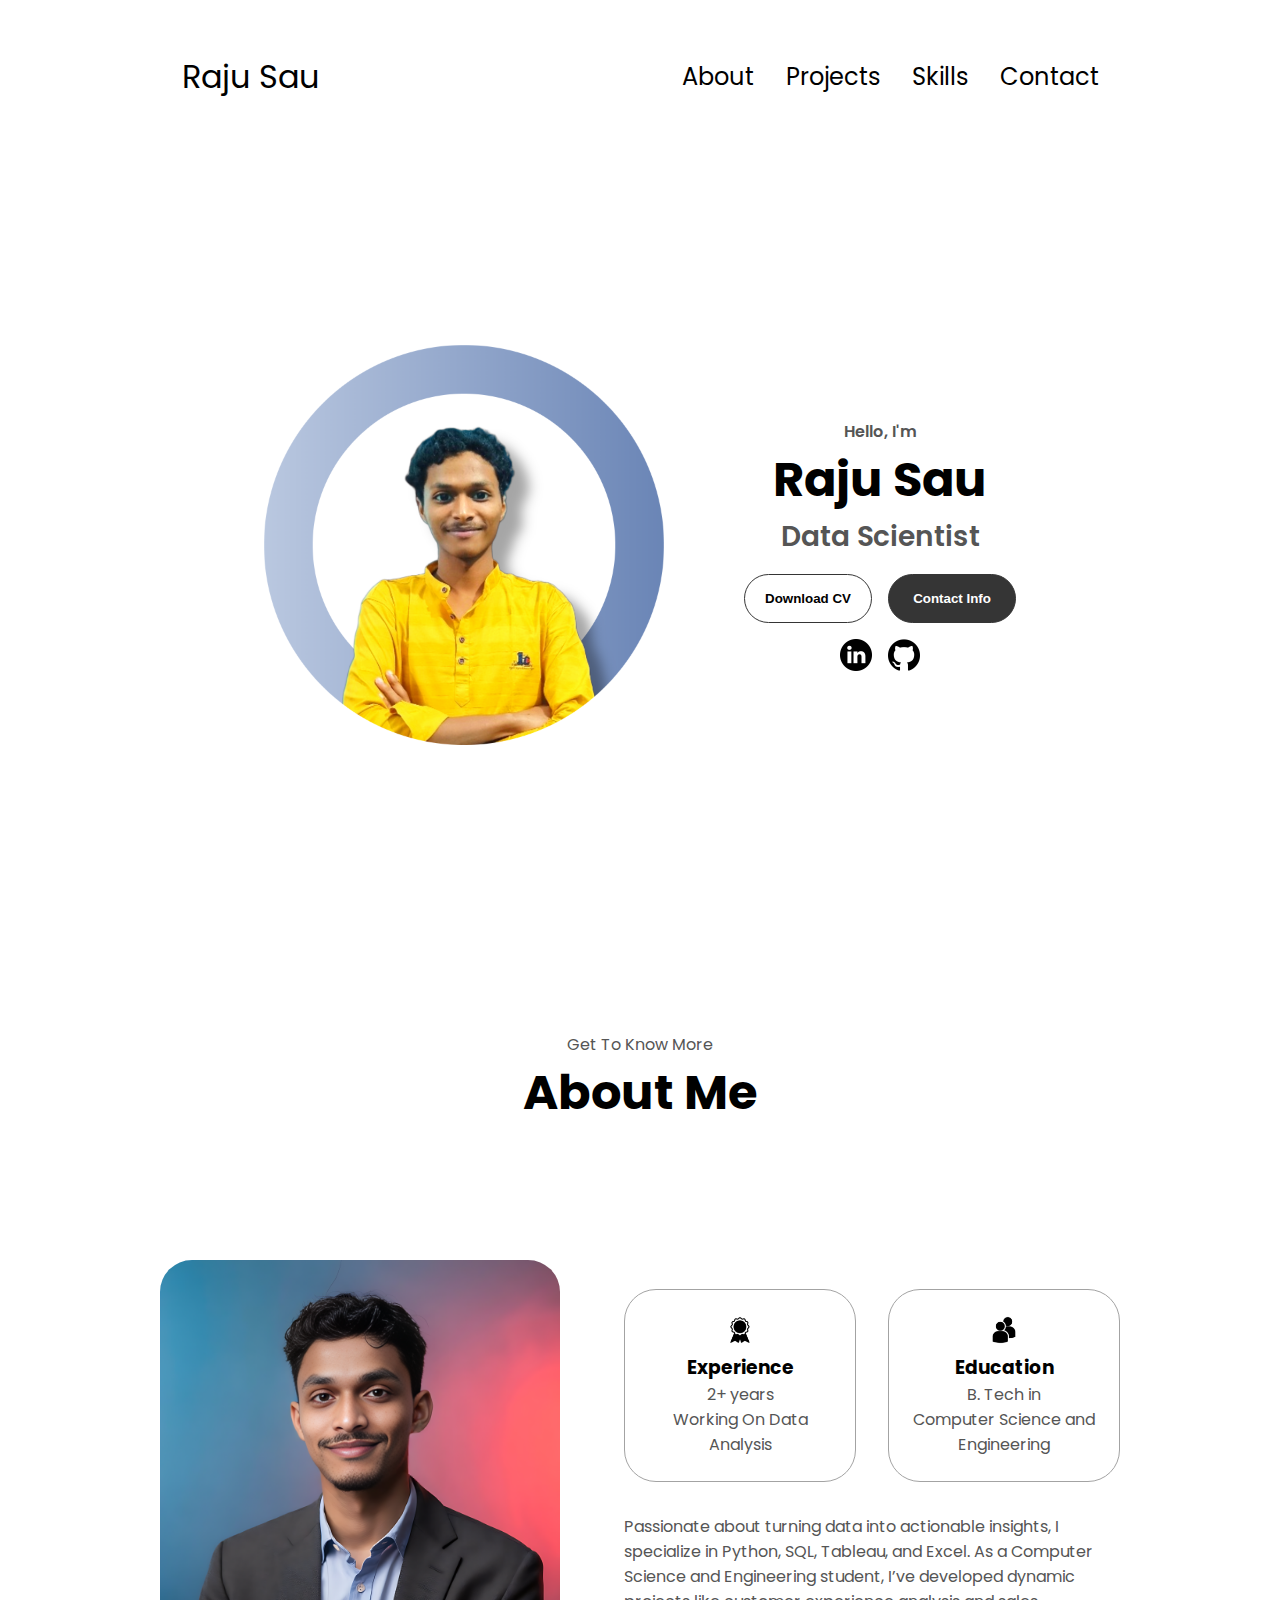
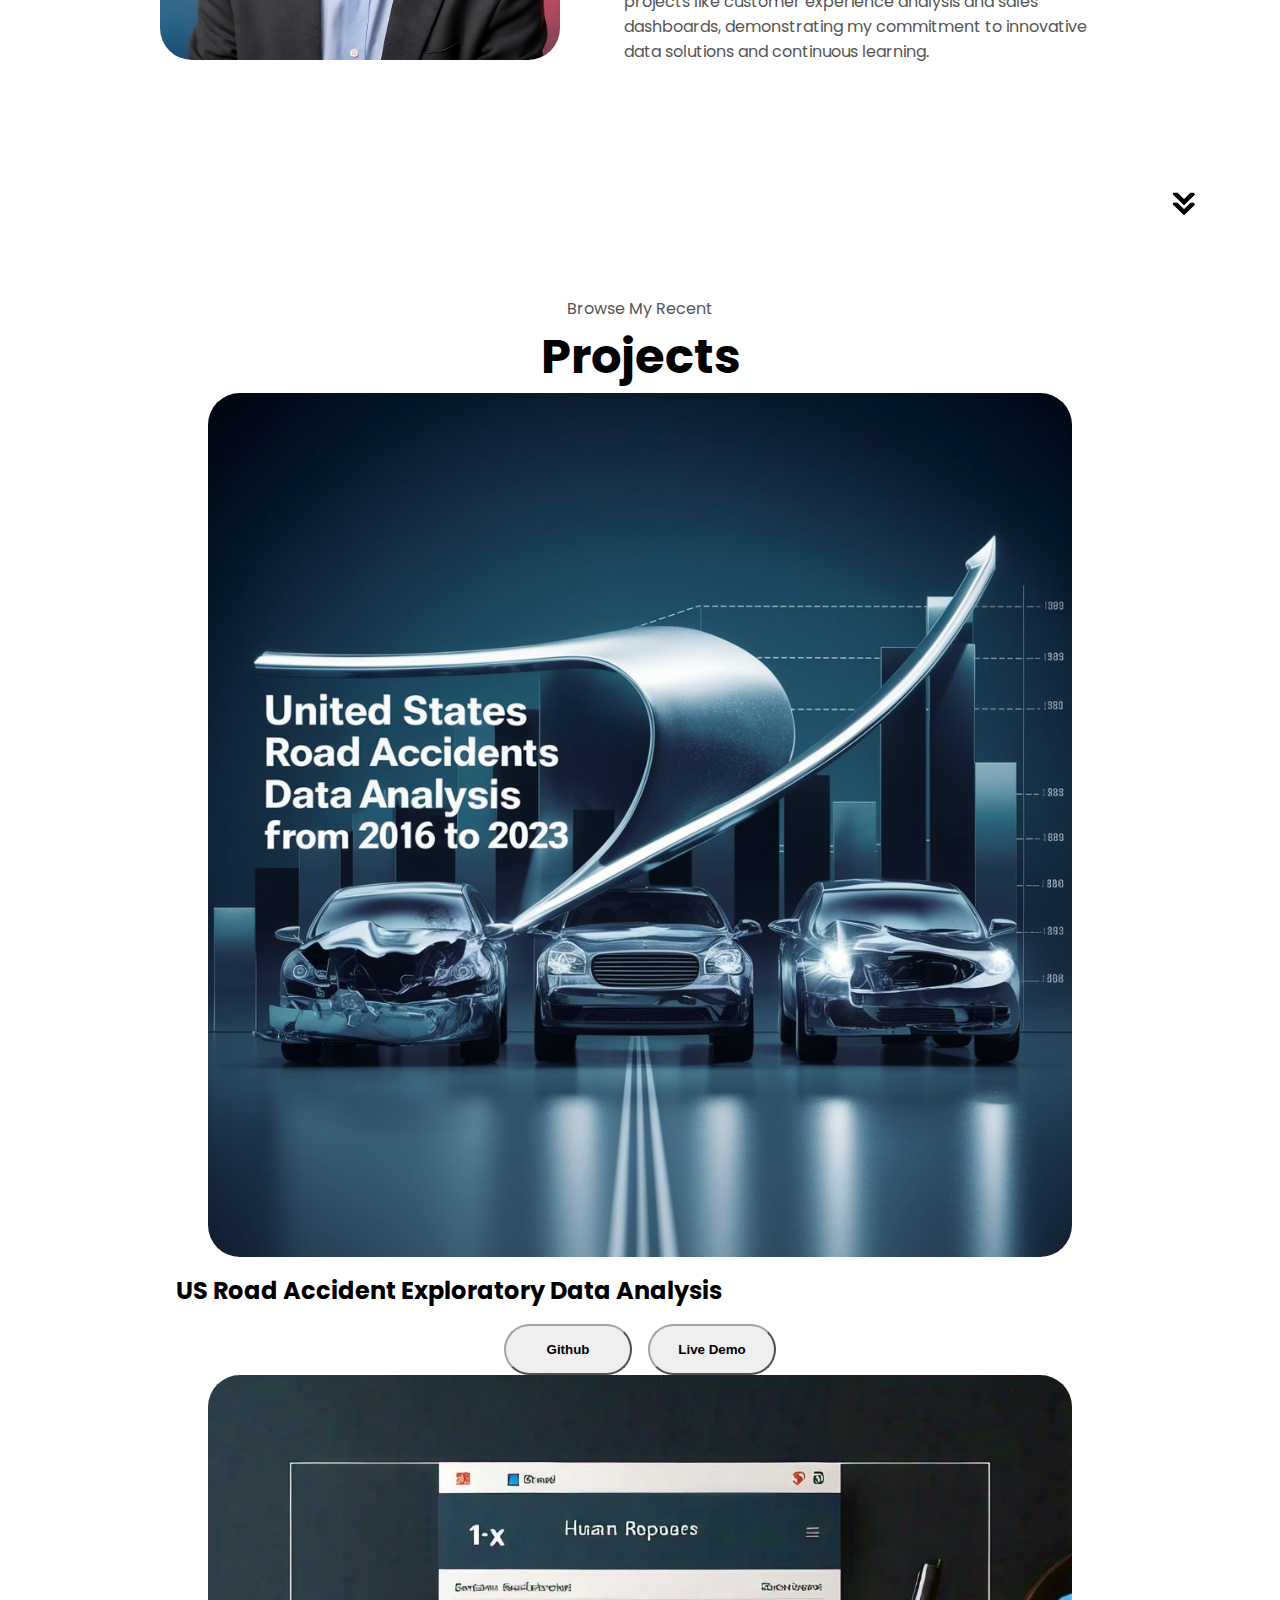
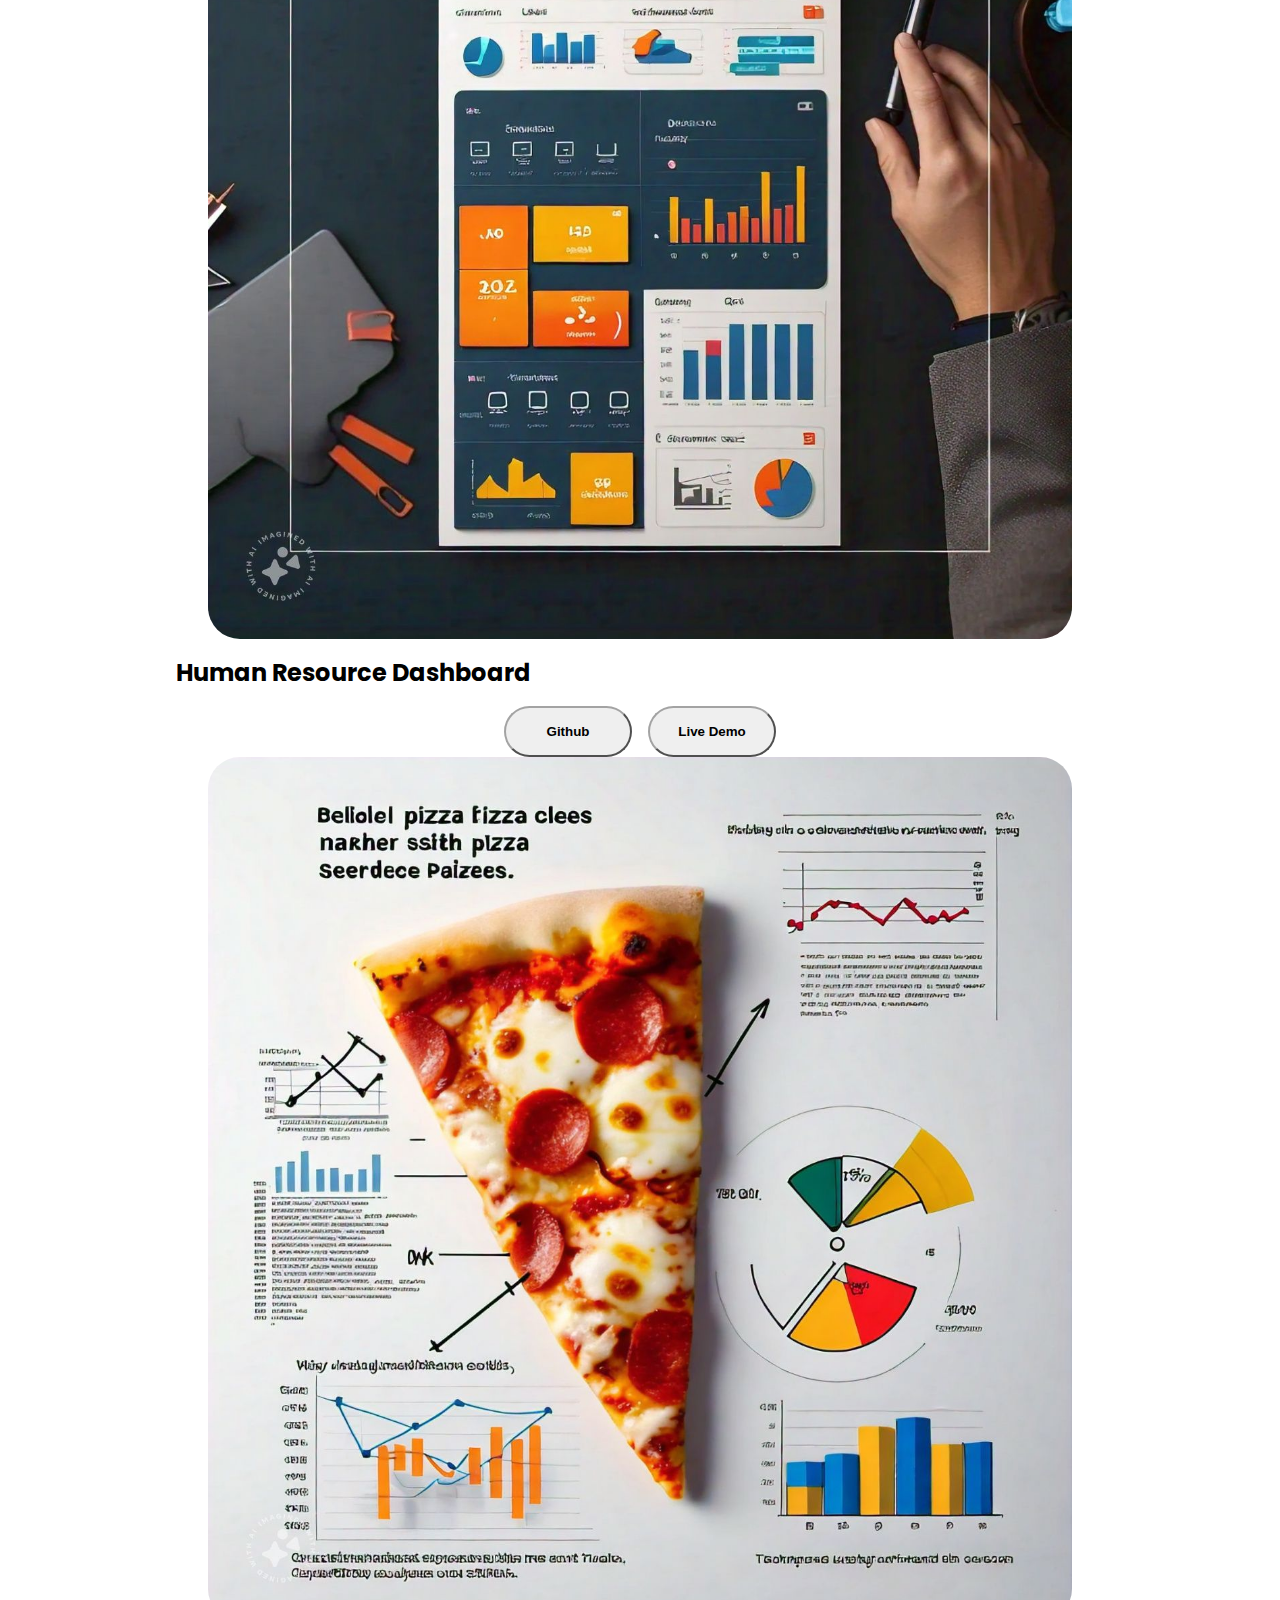
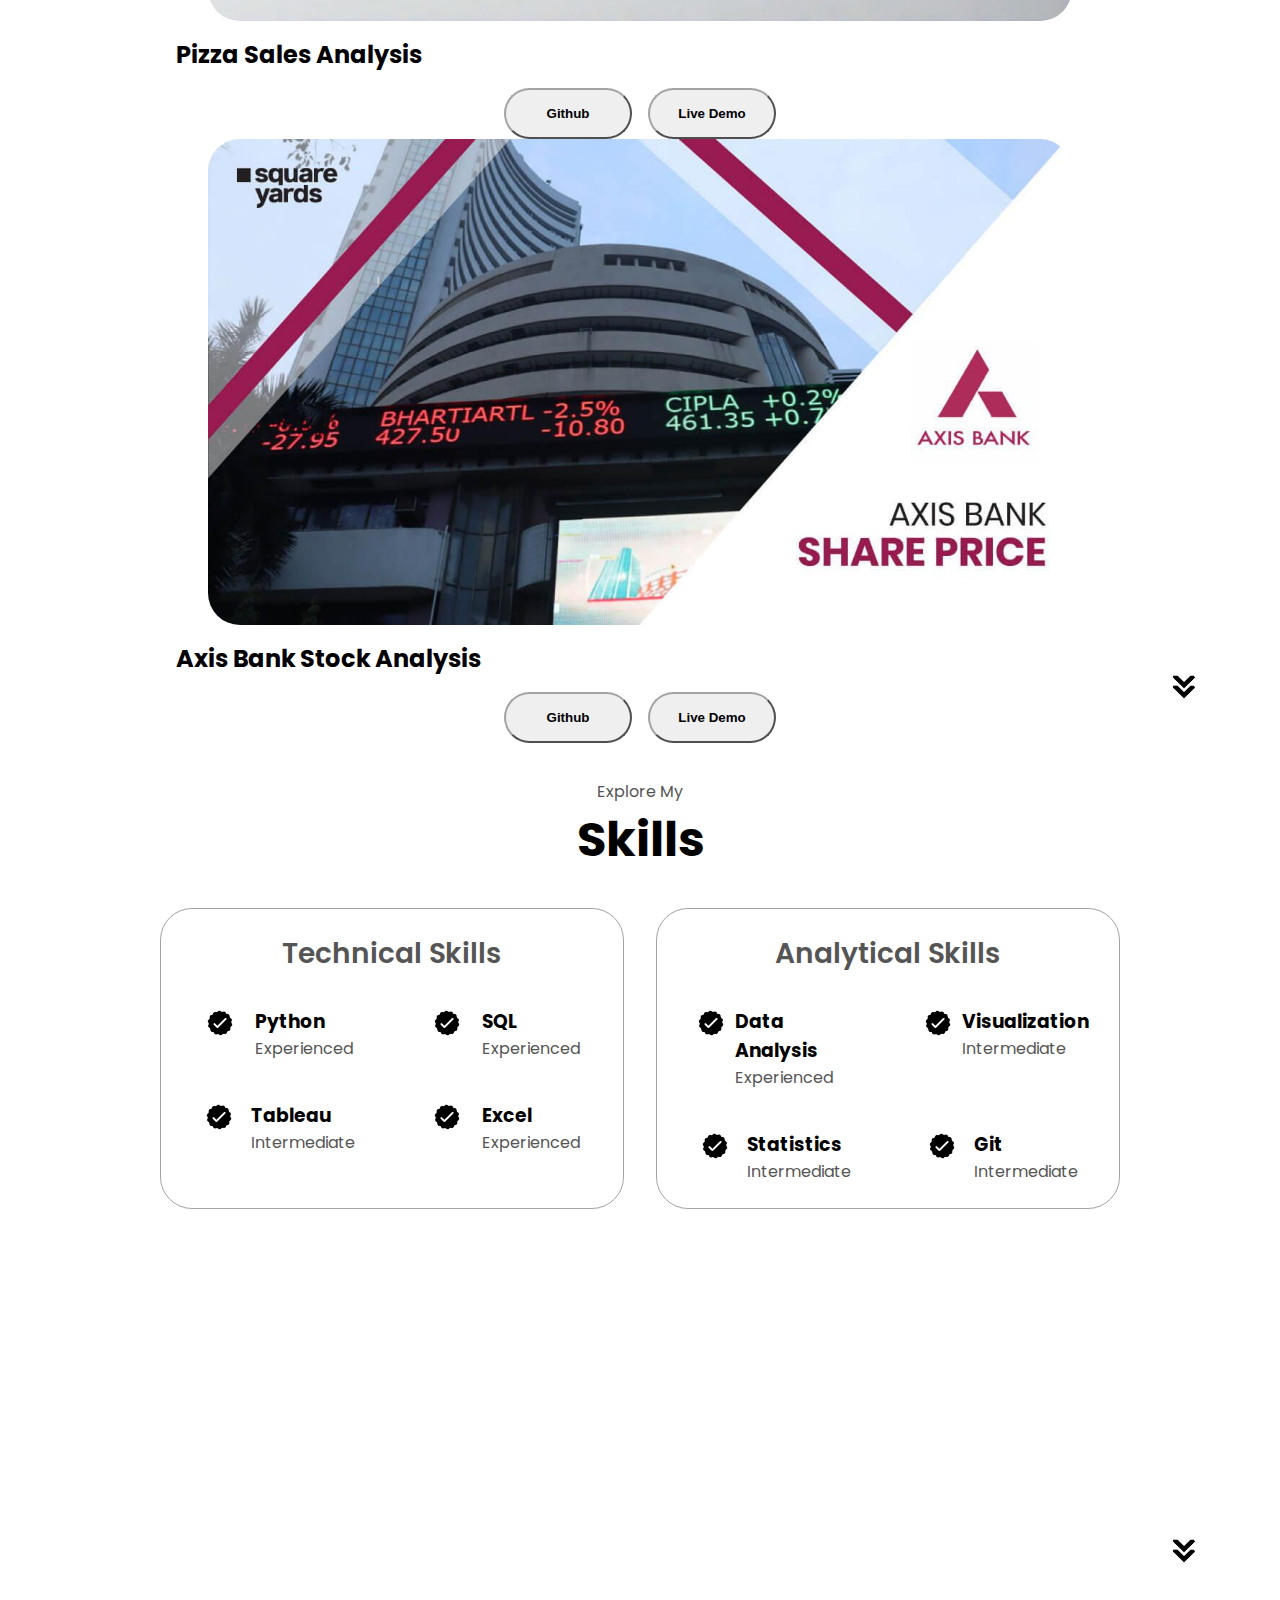
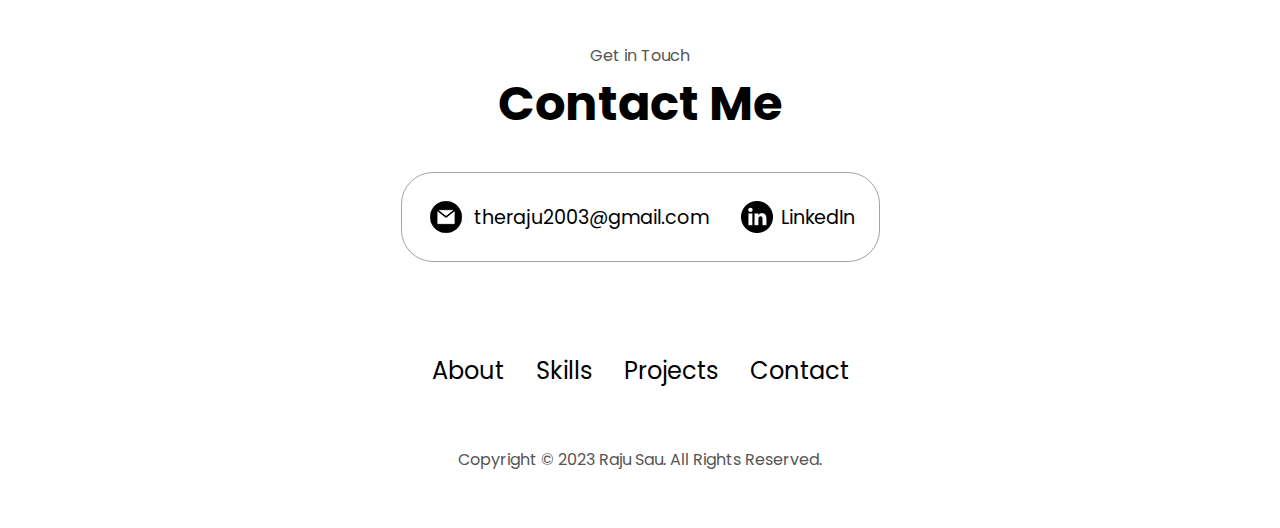
<file: index.html>
<!DOCTYPE html>
<html lang="en">
  <head>
    <meta charset="UTF-8" />
    <meta http-equiv="X-UA-Compatible" content="IE=edge" />
    <meta name="viewport" content="width=device-width, initial-scale=1.0" />
    <title>My Portfolio</title>
    <link rel="stylesheet" href="style.css" />
    <link rel="stylesheet" href="mediaqueries.css" />
  </head>
  <body>
    <nav id="desktop-nav">
      <div class="logo">Raju Sau</div>
      <div>
        <ul class="nav-links">
          <li><a href="#about">About</a></li>
          <li><a href="#projects">Projects</a></li>
          <li><a href="#skill">Skills</a></li>
          <li><a href="#contact">Contact</a></li>
        </ul>
      </div>
    </nav>
    <nav id="hamburger-nav">
      <div class="logo">Raju Sau</div>
      <div class="hamburger-menu">
        <div class="hamburger-icon" onclick="toggleMenu()">
          <span></span>
          <span></span>
          <span></span>
        </div>
        <div class="menu-links">
          <li><a href="#about" onclick="toggleMenu()">About</a></li>
          <li><a href="#projects" onclick="toggleMenu()">Projects</a></li>
          <li><a href="#skill" onclick="toggleMenu()">Skills</a></li>
          <li><a href="#contact" onclick="toggleMenu()">Contact</a></li>
        </div>
      </div>
    </nav>
    <section id="profile">
      <div class="section__pic-container">
        <img src="profile-pic.png" alt="Raju Sau profile picture" />
      </div>
      <div class="section__text">
        <p class="section__text__p1">Hello, I'm</p>
        <h1 class="title">Raju Sau</h1>
        <p class="section__text__p2">Data Scientist</p>
        <div class="btn-container">
          <button
            class="btn btn-color-2"
            onclick="window.open('Raju Analyst CV.pdf')"
          >
            Download CV
          </button>
          <button class="btn btn-color-1" onclick="location.href='./#contact'">
            Contact Info
          </button>
        </div>
        <div id="socials-container">
          <img
            src=" linkedin.png"
            alt="My LinkedIn profile"
            class="icon"
            onclick="location.href='https://www.linkedin.com/in/rajusau'"
          />
          <img
            src="github.png"
            alt="My Github profile"
            class="icon"
            onclick="location.href='https://github.com/rajusau/'"
          />
        </div>
      </div>
    </section>
    <section id="about">
      <p class="section__text__p1">Get To Know More</p>
      <h1 class="title">About Me</h1>
      <div class="section-container">
        <div class="section__pic-container">
          <img src="raju-ai.png" alt="Profile picture" class="about-pic" />
        </div>
        <div class="about-details-container">
          <div class="about-containers">
            <div class="details-container">
              <img src="experience.png" alt="experience icon" class="icon" />
              <h3>Experience</h3>
              <p>2+ years <br />Working On Data Analysis</p>
            </div>
            <div class="details-container">
              <img src=" education.png" alt="Education icon" class="icon" />
              <h3>Education</h3>
              <p>B. Tech in<br />Computer Science and Engineering</p>
            </div>
          </div>
          <div class="text-container">
            <p>
              Passionate about turning data into actionable insights, I
              specialize in Python, SQL, Tableau, and Excel. As a Computer
              Science and Engineering student, I’ve developed dynamic projects
              like customer experience analysis and sales dashboards,
              demonstrating my commitment to innovative data solutions and
              continuous learning.
            </p>
          </div>
        </div>
      </div>
      <img
        src=" arrow.png"
        alt="Arrow icon"
        class="icon arrow"
        onclick="location.href='./#projects'"
      />
    </section>
    <section id="projects">
      <p class="section__text__p1">Browse My Recent</p>
      <h1 class="title">Projects</h1>
      <div class="projects-grid">
        <div class="project-item">
          <div class="article-container">
            <img src="US road accident analysis.jpeg" alt="Project 1" class="project-img" />
          </div>
          <h2 class="project-title">
            US Road Accident Exploratory Data Analysis
          </h2>
          <div class="btn-container">
            <button
              class="btn project-btn"
              onclick="location.href='https://github.com/rajusau/US-Accident-Exploratory-Data-Analysis'"
            >
              Github
            </button>
            <button
              class="btn project-btn"
              onclick="location.href='project1-demo.html'"
            >
              Live Demo
            </button>
          </div>
        </div>
        <div class="project-item">
          <div class="article-container">
            <img src="HR dashboard thumbnail.jpg" alt="Project 2" class="project-img" />
          </div>
          <h2 class="project-title">
            Human Resource Dashboard
          </h2>
          <div class="btn-container">
            <button
              class="btn project-btn"
              onclick="location.href='https://github.com/rajusau/HR-Dashboard'"
            >
              Github
            </button>
            <button
              class="btn project-btn"
              onclick="location.href='project2-demo.html'"
            >
              Live Demo
            </button>
          </div>
        </div>
        <div class="project-item">
          <div class="article-container">
            <img src="pizza sales.jpg" alt="Project 3" class="project-img" />
          </div>
          <h2 class="project-title">
            Pizza Sales Analysis
          </h2>
          <div class="btn-container">
            <button
              class="btn project-btn"
              onclick="location.href='https://github.com/rajusau/pizza-sales-analysis'"
            >
              Github
            </button>
            <button
              class="btn project-btn"
              onclick="location.href='project3-demo.html'"
            >
              Live Demo
            </button>
          </div>
        </div>
        <div class="project-item">
          <div class="article-container">
            <img src="Axis-Bank-Share-Price.jpeg" alt="Project 3" class="project-img" />
          </div>
          <h2 class="project-title">
            Axis Bank Stock Analysis
          </h2>
          <div class="btn-container">
            <button
              class="btn project-btn"
              onclick="location.href='https://github.com/rajusau/Axis-Bank-Stock-Analysis/'"
            >
              Github
            </button>
            <button
              class="btn project-btn"
              onclick="location.href='project4_demo.html'"
            >
              Live Demo
            </button>
          </div>
        </div>
   
        <!-- Repeat the above block for each project -->

      </div>
      <img
        src="arrow.png"
        alt="Arrow icon"
        class="icon arrow"
        onclick="location.href='./#skill'"
      />
    </section>

    <section id="skill">
      <p class="section__text__p1">Explore My</p>
      <h1 class="title">Skills</h1>
      <div class="skill-details-container">
        <div class="about-containers">
          <div class="details-container">
            <h2 class="skill-sub-title">Technical Skills</h2>
            <div class="article-container">
              <article>
                <img src=" checkmark.png" alt="Skills icon" class="icon" />
                <div>
                  <h3>Python</h3>
                  <p>Experienced</p>
                </div>
              </article>
              <article>
                <img src=" checkmark.png" alt="Skills icon" class="icon" />
                <div>
                  <h3>SQL</h3>
                  <p>Experienced</p>
                </div>
              </article>
              <article>
                <img src=" checkmark.png" alt="Skills icon" class="icon" />
                <div>
                  <h3>Tableau</h3>
                  <p>Intermediate</p>
                </div>
              </article>

              <article>
                <img src=" checkmark.png" alt="Skills icon" class="icon" />
                <div>
                  <h3>Excel</h3>
                  <p>Experienced</p>
                </div>
              </article>
            </div>
          </div>
          <div class="details-container">
            <h2 class="skill-sub-title">Analytical Skills</h2>
            <div class="article-container">
              <article>
                <img src=" checkmark.png" alt="Skills icon" class="icon" />
                <div>
                  <h3>Data Analysis</h3>
                  <p>Experienced</p>
                </div>
              </article>
              <article>
                <img src=" checkmark.png" alt="Skills icon" class="icon" />
                <div>
                  <h3>Visualization</h3>
                  <p>Intermediate</p>
                </div>
              </article>
              <article>
                <img src=" checkmark.png" alt="Skills icon" class="icon" />
                <div>
                  <h3>Statistics</h3>
                  <p>Intermediate</p>
                </div>
              </article>
              <article>
                <img src=" checkmark.png" alt="Skills icon" class="icon" />
                <div>
                  <h3>Git</h3>
                  <p>Intermediate</p>
                </div>
              </article>
            </div>
          </div>
        </div>
      </div>
      <img
        src="arrow.png"
        alt="Arrow icon"
        class="icon arrow"
        onclick="location.href='./#contact'"
      />
    </section>
    <section id="contact">
      <p class="section__text__p1">Get in Touch</p>
      <h1 class="title">Contact Me</h1>
      <div class="contact-info-upper-container">
        <div class="contact-info-container">
          <img
            src="email.png"
            alt="Email icon"
            class="icon contact-icon email-icon"
          />
          <p>
            <a href="mailto:theraju2003@gmail.com">theraju2003@gmail.com</a>
          </p>
        </div>
        <div class="contact-info-container">
          <img
            src="linkedin.png"
            alt="LinkedIn icon"
            class="icon contact-icon"
          />
          <p><a href="https://www.linkedin.com/in/rajusau">LinkedIn</a></p>
        </div>
      </div>
    </section>
    <footer>
      <nav>
        <div class="nav-links-container">
          <ul class="nav-links">
            <li><a href="#about">About</a></li>
            <li><a href="#skill">Skills</a></li>
            <li><a href="#projects">Projects</a></li>
            <li><a href="#contact">Contact</a></li>
          </ul>
        </div>
      </nav>
      <p>Copyright &#169; 2023 Raju Sau. All Rights Reserved.</p>
    </footer>
    <script src="script.js"></script>
  </body>
</html>
</file>
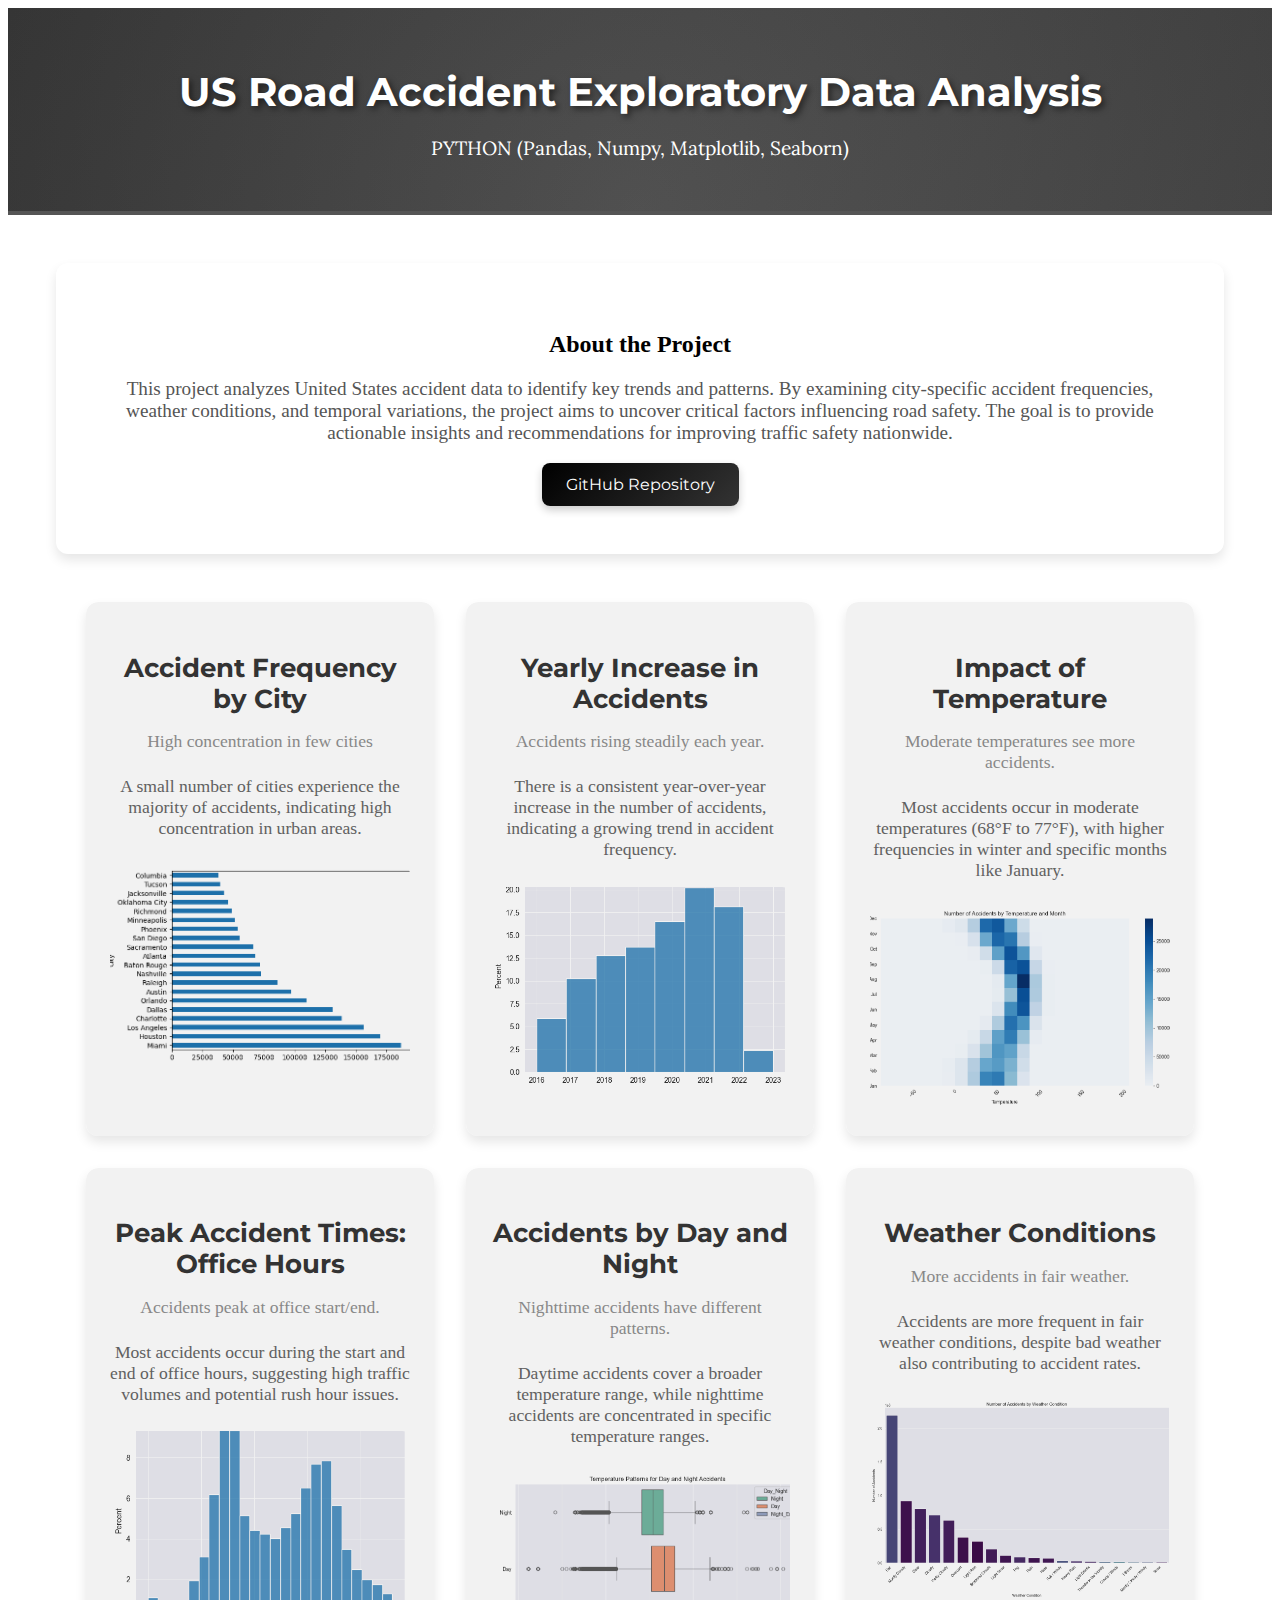
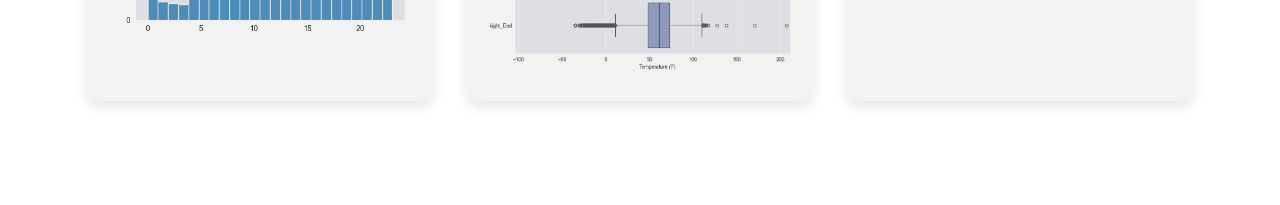
<file: project1-demo.html>
<!DOCTYPE html>
<html lang="en">
<head>
    <meta charset="UTF-8">
    <meta name="viewport" content="width=device-width, initial-scale=1.0">
    <title>US Road Accident Exploratory Data Analysis</title>
    <link rel="stylesheet" href="demo-styles.css">
</head>
<body>
    <header class="header">
        <h1>US Road Accident Exploratory Data Analysis</h1>
        <p class="header-intro">PYTHON (Pandas, Numpy, Matplotlib, Seaborn)</p>
    </header>

    <main>
        <section id="about" class="about-section">
            <h2>About the Project</h2>
            <p>This project analyzes United States accident data to identify key trends and patterns. By examining city-specific accident frequencies, weather conditions, and temporal variations, the project aims to uncover critical factors influencing road safety. The goal is to provide actionable insights and recommendations for improving traffic safety nationwide.</p>
            <a href="https://github.com/yourusername/project1" class="btn btn-primary" target="_blank">GitHub Repository</a>
        </section>

        <section id="insights" class="insights-container">
            <div class="insight">
                <div class="insight-header">
                    <h3>Accident Frequency by City</h3>
                    <p class="insight-subtitle">High concentration in few cities</p>
                </div>
                <p class="insight-description">A small number of cities experience the majority of accidents, indicating high concentration in urban areas.</p>
                <img src="project1-insight1.png" alt="Insight 1 Image" class="insight-img">
            </div>
            <div class="insight">
                <div class="insight-header">
                    <h3>Yearly Increase in Accidents</h3>
                    <p class="insight-subtitle">Accidents rising steadily each year.</p>
                </div>
                <p class="insight-description">There is a consistent year-over-year increase in the number of accidents, indicating a growing trend in accident frequency.</p>
                <img src="project1-insight7.png" alt="Insight 2 Image" class="insight-img">
            </div>
            <div class="insight">
                <div class="insight-header">
                    <h3>Impact of Temperature</h3>
                    <p class="insight-subtitle">Moderate temperatures see more accidents.</p>
                </div>
                <p class="insight-description">Most accidents occur in moderate temperatures (68°F to 77°F), with higher frequencies in winter and specific months like January.</p>
                <img src="project1-insight3.png" alt="Insight 3 Image" class="insight-img">
            </div>
            <div class="insight">
                <div class="insight-header">
                    <h3>Peak Accident Times: Office Hours</h3>
                    <p class="insight-subtitle">Accidents peak at office start/end.</p>
                </div>
                <p class="insight-description">Most accidents occur during the start and end of office hours, suggesting high traffic volumes and potential rush hour issues.</p>
                <img src="project1-insight8.png" alt="Insight 4 Image" class="insight-img">
            </div>
            <div class="insight">
                <div class="insight-header">
                    <h3>Accidents by Day and Night</h3>
                    <p class="insight-subtitle">Nighttime accidents have different patterns.</p>
                </div>
                <p class="insight-description">Daytime accidents cover a broader temperature range, while nighttime accidents are concentrated in specific temperature ranges.</p>
                <img src="project1-insight5.png" alt="Insight 5 Image" class="insight-img">
            </div>
            <div class="insight">
                <div class="insight-header">
                    <h3>Weather Conditions</h3>
                    <p class="insight-subtitle">More accidents in fair weather.</p>
                </div>
                <p class="insight-description">Accidents are more frequent in fair weather conditions, despite bad weather also contributing to accident rates.
                </p>
                <img src="project1-insight6.png" alt="Insight 2 Image" class="insight-img">
            </div>
            <!-- Add more insights as needed -->
        </section>

        <!-- <section id="contact" class="contact-section">
            <h2>Contact & Suggestions</h2>
            <p>We value your feedback! If you have any suggestions or comments about the project, please let us know.</p>
            <form id="contact-form" method="POST" action="sendmail.php">
                <label for="name">Name:</label>
                <input type="text" id="name" name="name" required>
        
                <label for="email">Email:</label>
                <input type="email" id="email" name="email" required>
        
                <label for="suggestion">Suggestion:</label>
                <textarea id="suggestion" name="suggestion" rows="4" required></textarea>
        
                <button type="submit" class="btn btn-submit">Submit</button>
            </form>
        </section> -->
        
    </main>

    <!-- <footer class="footer">
        <p>&copy; 2024 Raju Sau | All Rights Reserved</p>
    </footer> -->

    <script src="demo-script.js"></script>
</body>
</html>
</file>
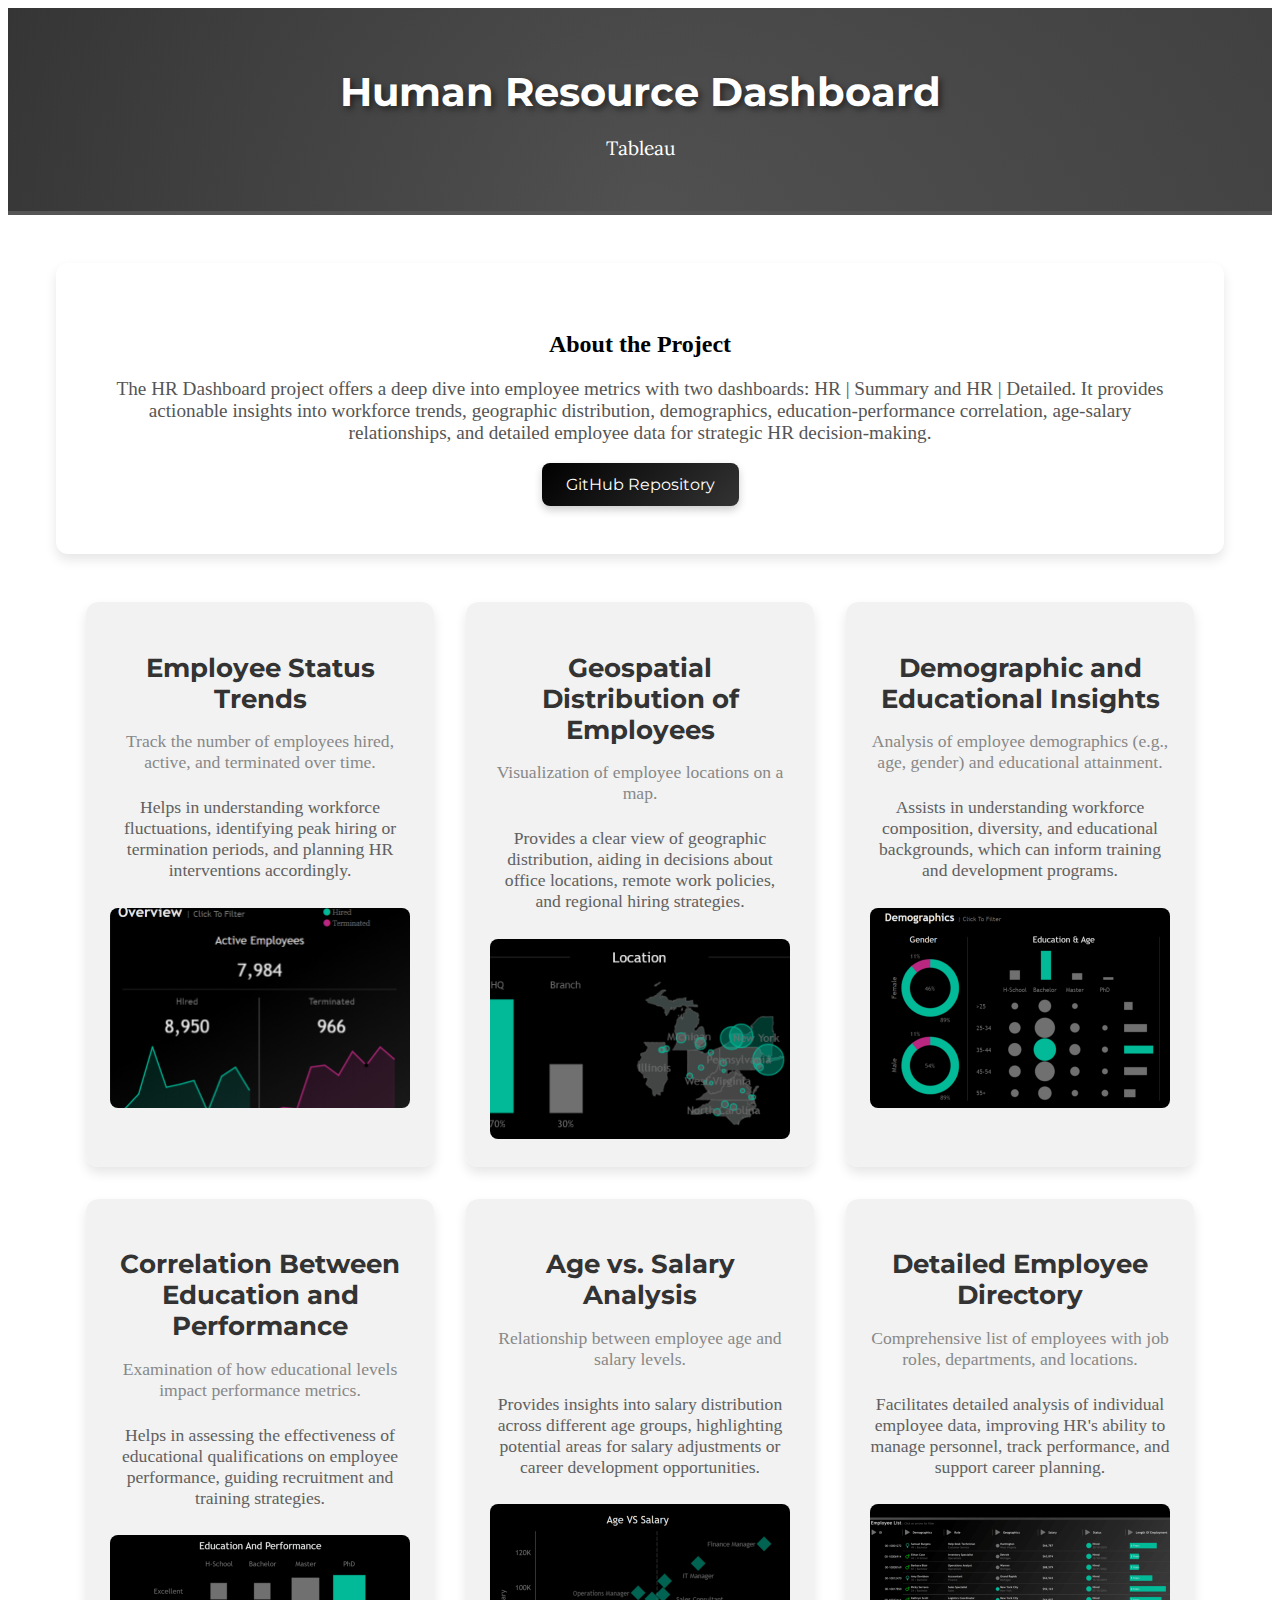
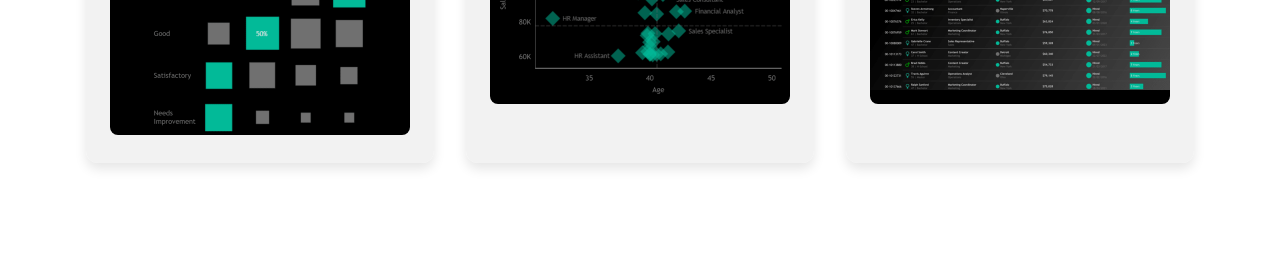
<file: project2-demo.html>
<!DOCTYPE html>
<html lang="en">
<head>
    <meta charset="UTF-8">
    <meta name="viewport" content="width=device-width, initial-scale=1.0">
    <title>HR Dashboard</title>
    <link rel="stylesheet" href="demo-styles.css">
</head>
<body>
    <header class="header">
        <h1>Human Resource Dashboard</h1>
        <p class="header-intro">Tableau</p>
    </header>

    <main>
        <section id="about" class="about-section">
            <h2>About the Project</h2>
            <p>The HR Dashboard project offers a deep dive into employee metrics with two dashboards: HR | Summary and HR | Detailed. It provides actionable insights into workforce trends, geographic distribution, demographics, education-performance correlation, age-salary relationships, and detailed employee data for strategic HR decision-making.</p>
            <a href="https://github.com/rajusau/HR-Dashboard.git" class="btn btn-primary" target="_blank">GitHub Repository</a>
        </section>

        <section id="insights" class="insights-container">
            <div class="insight">
                <div class="insight-header">
                    <h3>Employee Status Trends</h3>
                    <p class="insight-subtitle">Track the number of employees hired, active, and terminated over time.</p>
                </div>
                <p class="insight-description">Helps in understanding workforce fluctuations, identifying peak hiring or termination periods, and planning HR interventions accordingly.</p>
                <img src="project2-insight1.png" alt="Insight 1 Image" class="insight-img">
            </div>
            <div class="insight">
                <div class="insight-header">
                    <h3>Geospatial Distribution of Employees</h3>
                    <p class="insight-subtitle">Visualization of employee locations on a map.</p>
                </div>
                <p class="insight-description">Provides a clear view of geographic distribution, aiding in decisions about office locations, remote work policies, and regional hiring strategies.</p>
                <img src="project2-insight2.png" alt="Insight 2 Image" class="insight-img">
            </div>
            <div class="insight">
                <div class="insight-header">
                    <h3>Demographic and Educational Insights</h3>
                    <p class="insight-subtitle">Analysis of employee demographics (e.g., age, gender) and educational attainment.</p>
                </div>
                <p class="insight-description">Assists in understanding workforce composition, diversity, and educational backgrounds, which can inform training and development programs.</p>
                <img src="project2-insight3.png" alt="Insight 2 Image" class="insight-img">
            </div>
            <div class="insight">
                <div class="insight-header">
                    <h3>Correlation Between Education and Performance</h3>
                    <p class="insight-subtitle">Examination of how educational levels impact performance metrics.</p>
                </div>
                <p class="insight-description">Helps in assessing the effectiveness of educational qualifications on employee performance, guiding recruitment and training strategies.</p>
                <img src="project2-insight4.png" alt="Insight 2 Image" class="insight-img">
            </div>
            <div class="insight">
                <div class="insight-header">
                    <h3>Age vs. Salary 
                        <br> Analysis</h3>
                    <p class="insight-subtitle">Relationship between employee age and salary levels.</p>
                </div>
                <p class="insight-description">Provides insights into salary distribution across different age groups, highlighting potential areas for salary adjustments or career development opportunities.</p>
                <img src="project2-insight5.png" alt="Insight 2 Image" class="insight-img">
            </div>
            <div class="insight">
                <div class="insight-header">
                    <h3>Detailed Employee Directory</h3>
                    <p class="insight-subtitle">Comprehensive list of employees with job roles, departments, and locations.</p>
                </div>
                <p class="insight-description">Facilitates detailed analysis of individual employee data, improving HR's ability to manage personnel, track performance, and support career planning.</p>
                <img src="project2-insight6.png" alt="Insight 2 Image" class="insight-img">
            </div>
            <!-- Add more insights as needed -->
        </section>

        <!-- <section id="contact" class="contact-section">
            <h2>Contact & Suggestions</h2>
            <p>We value your feedback! If you have any suggestions or comments about the project, please let us know.</p>
            <form id="contact-form" method="POST" action="sendmail.php">
                <label for="name">Name:</label>
                <input type="text" id="name" name="name" required>
        
                <label for="email">Email:</label>
                <input type="email" id="email" name="email" required>
        
                <label for="suggestion">Suggestion:</label>
                <textarea id="suggestion" name="suggestion" rows="4" required></textarea>
        
                <button type="submit" class="btn btn-submit">Submit</button>
            </form>
        </section> -->
        
    </main>

    <!-- <footer class="footer">
        <p>&copy; 2024 Raju Sau | All Rights Reserved</p>
    </footer> -->

    <script src="demo-script.js"></script>
</body>
</html>
</file>
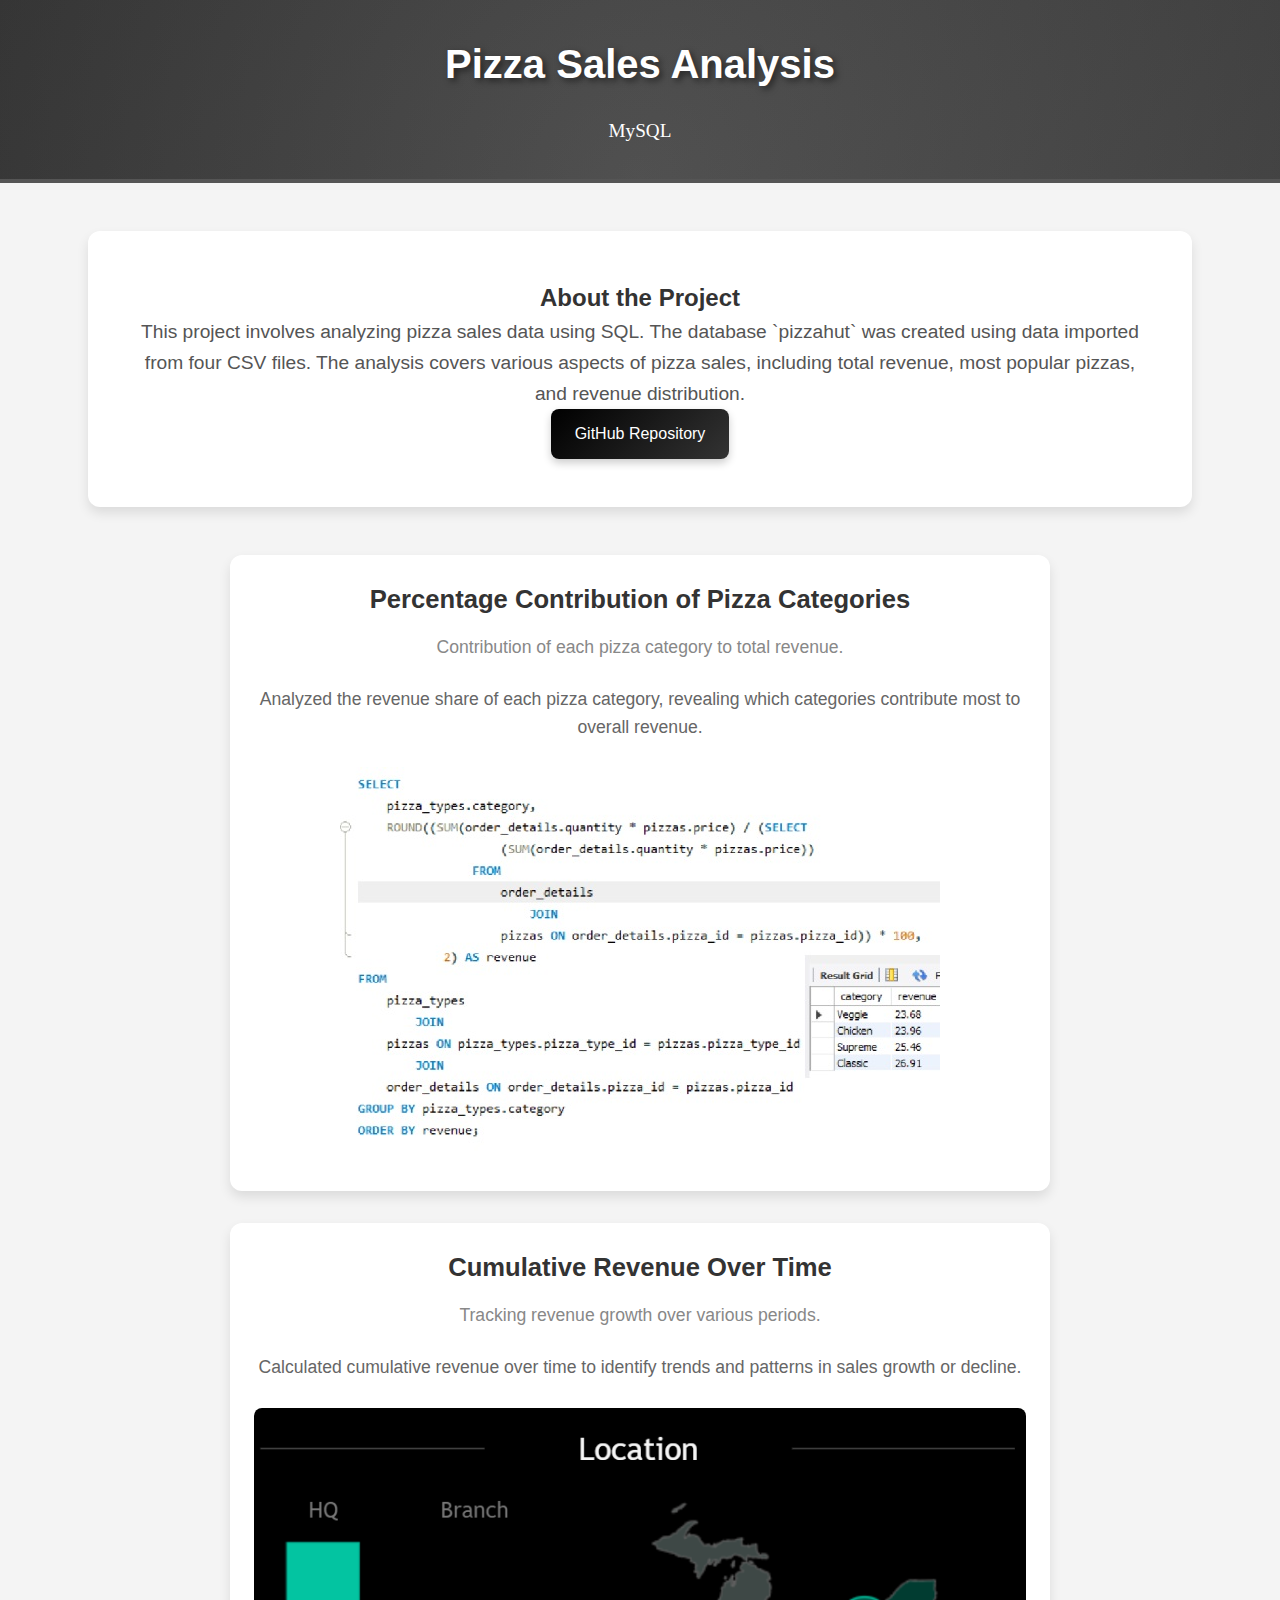
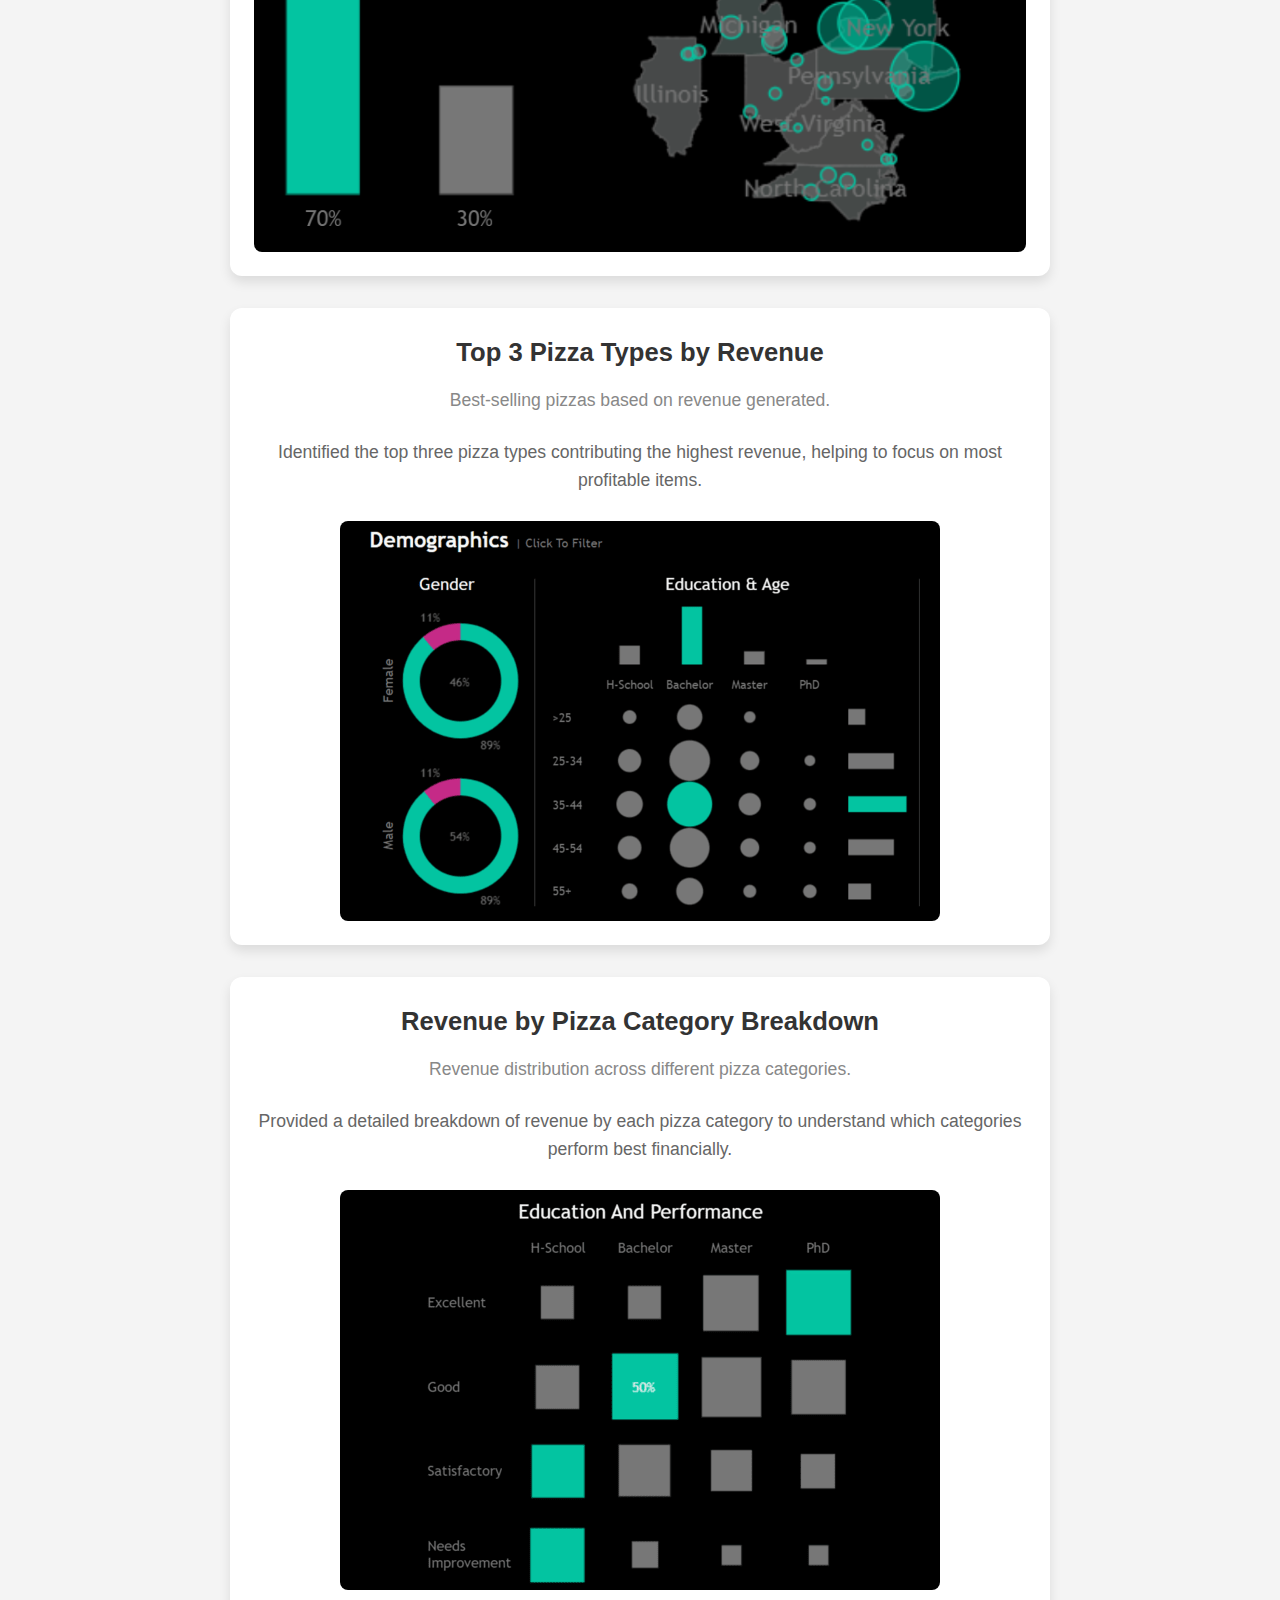
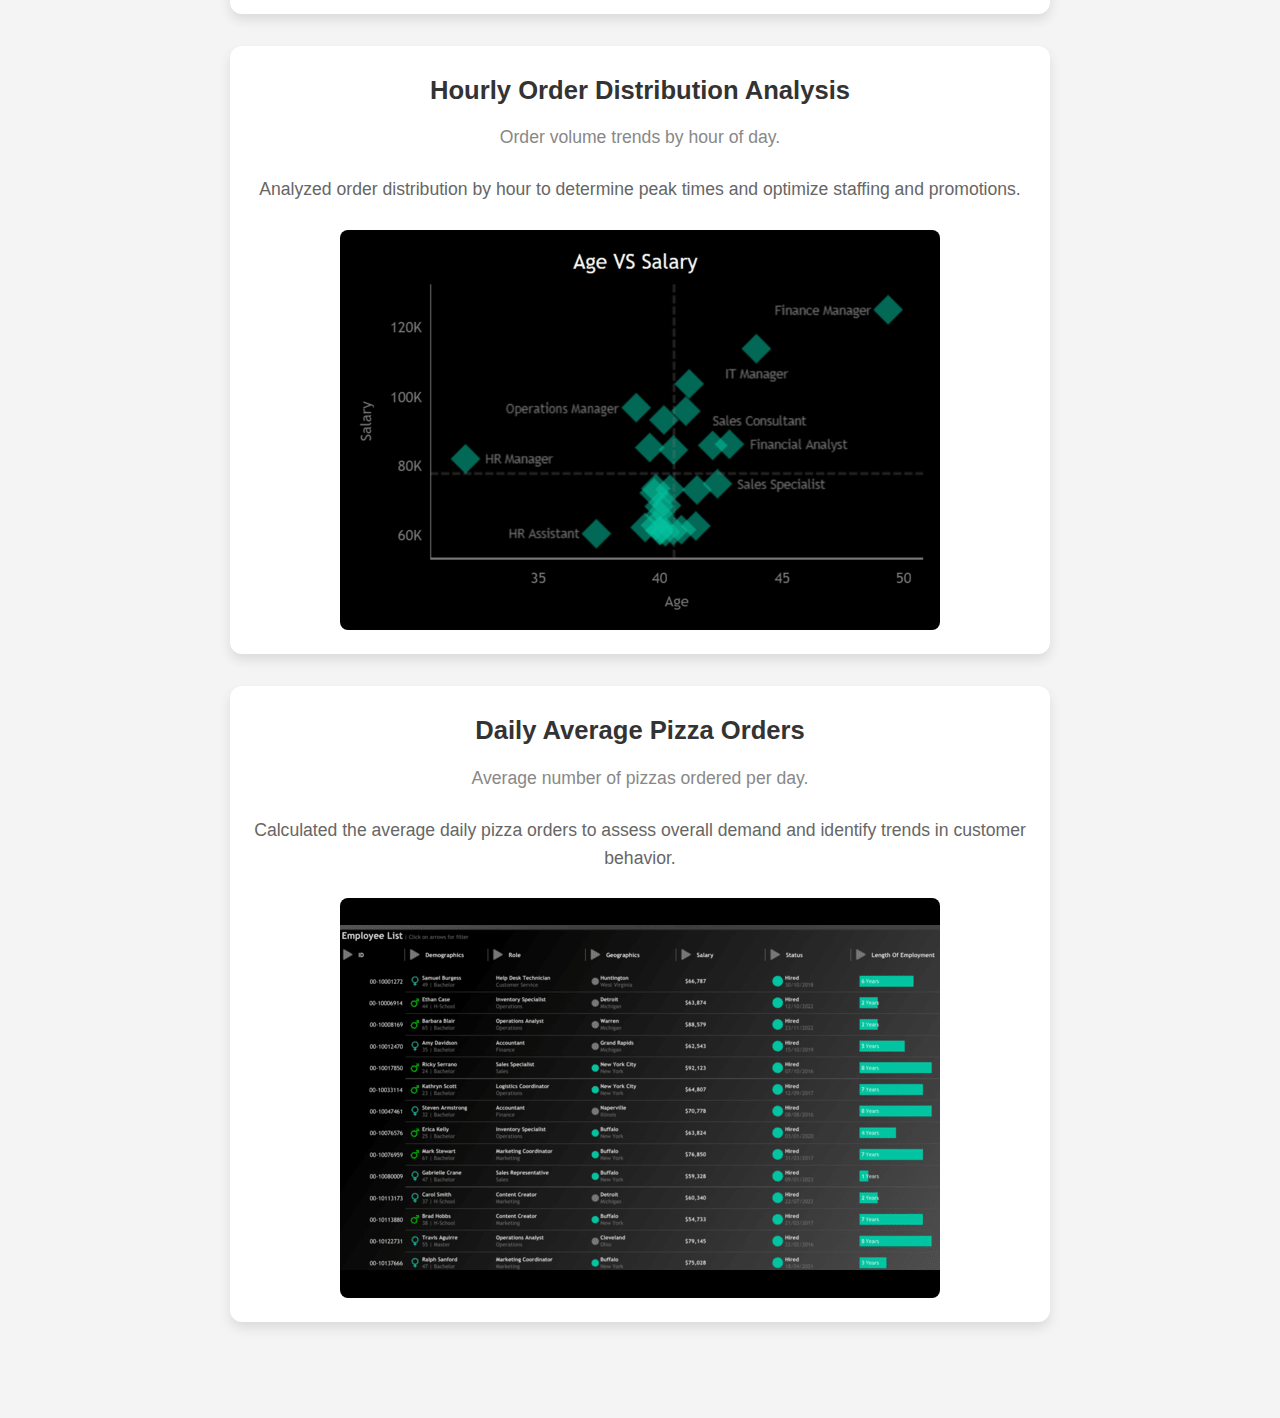
<file: project3-demo.html>
<!DOCTYPE html>
<html lang="en">
<head>
    <meta charset="UTF-8">
    <meta name="viewport" content="width=device-width, initial-scale=1.0">
    <title>Pizza Sales Analysis</title>
    <link rel="stylesheet" href="demo1style.css">
</head>
<body>
    <header class="header">
        <h1>Pizza Sales Analysis</h1>
        <p class="header-intro">MySQL</p>
    </header>

    <main>
        <section id="about" class="about-section">
            <h2>About the Project</h2>
            <p>This project involves analyzing pizza sales data using SQL. The database `pizzahut` was created using data imported from four CSV files. The analysis covers various aspects of pizza sales, including total revenue, most popular pizzas, and revenue distribution.
            </p>
            <a href="https://github.com/rajusau/pizza-sales-analysis" class="btn btn-primary" target="_blank">GitHub Repository</a>
        </section>

        <section id="insights" class="insights-container">
            <div class="insight">
                <div class="insight-header">
                    <h3>Percentage Contribution of Pizza Categories</h3>
                    <p class="insight-subtitle">Contribution of each pizza category to total revenue.</p>
                </div>
                <p class="insight-description">Analyzed the revenue share of each pizza category, revealing which categories contribute most to overall revenue.</p>
                <div class="insight-img-wrapper">
                    <img src="project3_insight1.png" alt="Insight 1 Image" class="insight-img">
                </div>
            </div>
            <div class="insight">
                <div class="insight-header">
                    <h3>Cumulative Revenue Over Time</h3>
                    <p class="insight-subtitle">Tracking revenue growth over various periods.</p>
                </div>
                <p class="insight-description">Calculated cumulative revenue over time to identify trends and patterns in sales growth or decline.</p>
                <div class="insight-img-wrapper">
                    <img src="project2-insight2.png" alt="Insight 2 Image" class="insight-img">
                </div>
            </div>
            <div class="insight">
                <div class="insight-header">
                    <h3>Top 3 Pizza Types by Revenue</h3>
                    <p class="insight-subtitle">Best-selling pizzas based on revenue generated.</p>
                </div>
                <p class="insight-description">Identified the top three pizza types contributing the highest revenue, helping to focus on most profitable items.</p>
                <div class="insight-img-wrapper">
                    <img src="project2-insight3.png" alt="Insight 2 Image" class="insight-img">
                </div>
            </div>
            <div class="insight">
                <div class="insight-header">
                    <h3>Revenue by Pizza Category Breakdown</h3>
                    <p class="insight-subtitle">Revenue distribution across different pizza categories.</p>
                </div>
                <p class="insight-description">Provided a detailed breakdown of revenue by each pizza category to understand which categories perform best financially.</p>
                <div class="insight-img-wrapper">
                    <img src="project2-insight4.png" alt="Insight 2 Image" class="insight-img">
                </div>
            </div>
            <div class="insight">
                <div class="insight-header">
                    <h3>Hourly Order Distribution Analysis</h3>
                    <p class="insight-subtitle">Order volume trends by hour of day.</p>
                </div>
                <p class="insight-description">Analyzed order distribution by hour to determine peak times and optimize staffing and promotions.</p>
                <div class="insight-img-wrapper">
                    <img src="project2-insight5.png" alt="Insight 2 Image" class="insight-img">
                </div>
            </div>
            <div class="insight">
                <div class="insight-header">
                    <h3>Daily Average Pizza Orders</h3>
                    <p class="insight-subtitle">Average number of pizzas ordered per day.</p>
                </div>
                <p class="insight-description">Calculated the average daily pizza orders to assess overall demand and identify trends in customer behavior.</p>
                <div class="insight-img-wrapper">
                    <img src="project2-insight6.png" alt="Insight 2 Image" class="insight-img">
                </div>
            </div>
            <!-- Add more insights as needed -->
        </section>

        <!-- <section id="contact" class="contact-section">
            <h2>Contact & Suggestions</h2>
            <p>We value your feedback! If you have any suggestions or comments about the project, please let us know.</p>
            <form id="contact-form" method="POST" action="sendmail.php">
                <label for="name">Name:</label>
                <input type="text" id="name" name="name" required>
        
                <label for="email">Email:</label>
                <input type="email" id="email" name="email" required>
        
                <label for="suggestion">Suggestion:</label>
                <textarea id="suggestion" name="suggestion" rows="4" required></textarea>
        
                <button type="submit" class="btn btn-submit">Submit</button>
            </form>
        </section> -->
        
    </main>

    <!-- <footer class="footer">
        <p>&copy; 2024 Raju Sau | All Rights Reserved</p>
    </footer> -->

    <script src="demo-script.js"></script>
</body>
</html>
</file>
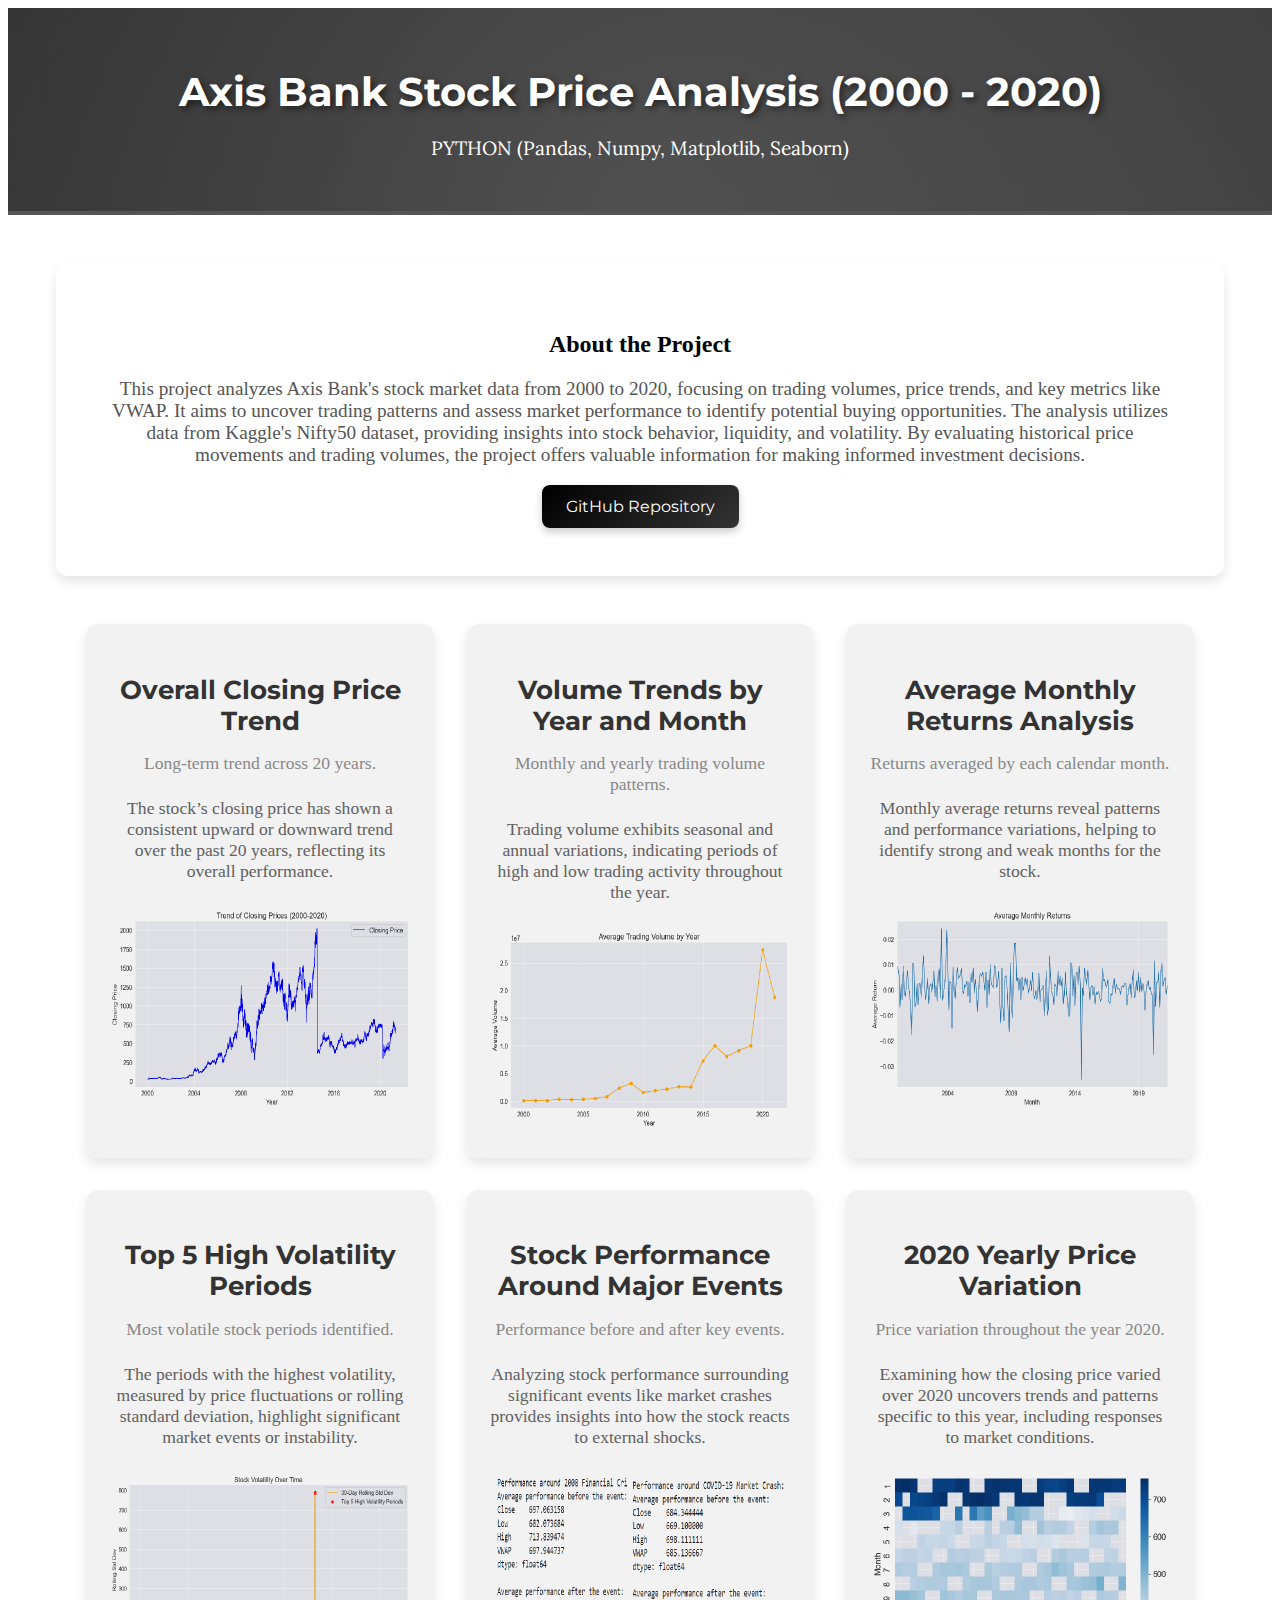
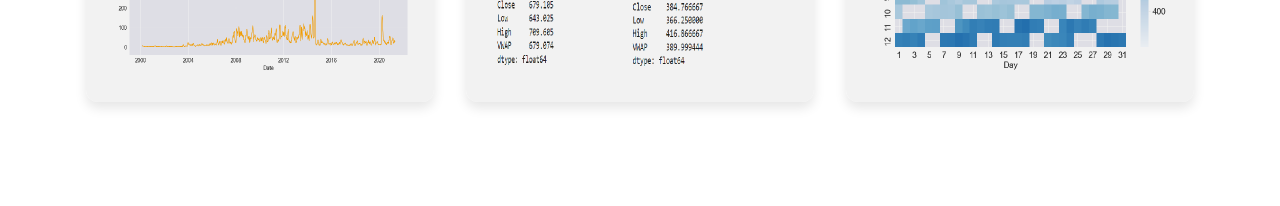
<file: project4_demo.html>
<!DOCTYPE html>
<html lang="en">
<head>
    <meta charset="UTF-8">
    <meta name="viewport" content="width=device-width, initial-scale=1.0">
    <title>Axis Bank Stock Price Analysis</title>
    <link rel="stylesheet" href="demo-styles.css">
</head>
<body>
    <header class="header">
        <h1>Axis Bank Stock Price Analysis (2000 - 2020)</h1>
        <p class="header-intro">PYTHON (Pandas, Numpy, Matplotlib, Seaborn)</p>
    </header>

    <main>
        <section id="about" class="about-section">
            <h2>About the Project</h2>
            <p>This project analyzes Axis Bank's stock market data from 2000 to 2020, focusing on trading volumes, price trends, and key metrics like VWAP. It aims to uncover trading patterns and assess market performance to identify potential buying opportunities. The analysis utilizes data from Kaggle's Nifty50 dataset, providing insights into stock behavior, liquidity, and volatility. By evaluating historical price movements and trading volumes, the project offers valuable information for making informed investment decisions.</p>
            <a href="https://github.com/rajusau/Axis-Bank-Stock-Analysis/" class="btn btn-primary" target="_blank">GitHub Repository</a>
        </section>

        <section id="insights" class="insights-container">
            <div class="insight">
                <div class="insight-header">
                    <h3>Overall Closing Price Trend</h3>
                    <p class="insight-subtitle">Long-term trend across 20 years.</p>
                </div>
                <p class="insight-description">The stock’s closing price has shown a consistent upward or downward trend over the past 20 years, reflecting its overall performance.</p>
                <img src="project4_insight1.png" alt="Insight 1 Image" class="insight-img">
            </div>
            <div class="insight">
                <div class="insight-header">
                    <h3>Volume Trends by Year and Month</h3>
                    <p class="insight-subtitle">Monthly and yearly trading volume patterns.</p>
                </div>
                <p class="insight-description">Trading volume exhibits seasonal and annual variations, indicating periods of high and low trading activity throughout the year.</p>
                <img src="project4_insight2.png" alt="Insight 2 Image" class="insight-img">
            </div>
            <div class="insight">
                <div class="insight-header">
                    <h3>Average Monthly Returns Analysis</h3>
                    <p class="insight-subtitle">Returns averaged by each calendar month.</p>
                </div>
                <p class="insight-description">Monthly average returns reveal patterns and performance variations, helping to identify strong and weak months for the stock.</p>
                <img src="project4_insight3.png" alt="Insight 3 Image" class="insight-img">
            </div>
            <div class="insight">
                <div class="insight-header">
                    <h3>Top 5 High Volatility Periods</h3>
                    <p class="insight-subtitle">Most volatile stock periods identified.</p>
                </div>
                <p class="insight-description">The periods with the highest volatility, measured by price fluctuations or rolling standard deviation, highlight significant market events or instability.</p>
                <img src="project4_insight4.png" alt="Insight 4 Image" class="insight-img">
            </div>
            <div class="insight">
                <div class="insight-header">
                    <h3>Stock Performance Around Major Events</h3>
                    <p class="insight-subtitle">Performance before and after key events.</p>
                </div>
                <p class="insight-description">Analyzing stock performance surrounding significant events like market crashes provides insights into how the stock reacts to external shocks.</p>
                <img src="project4_insight5.png" alt="Insight 5 Image" class="insight-img">
            </div>
            <div class="insight">
                <div class="insight-header">
                    <h3>2020 Yearly Price Variation</h3>
                    <p class="insight-subtitle">Price variation throughout the year 2020.</p>
                </div>
                <p class="insight-description"> Examining how the closing price varied over 2020 uncovers trends and patterns specific to this year, including responses to market conditions.
                </p>
                <img src="project4_insight6.png" alt="Insight 2 Image" class="insight-img">
            </div>
            <!-- Add more insights as needed -->
        </section>

        <!-- <section id="contact" class="contact-section">
            <h2>Contact & Suggestions</h2>
            <p>We value your feedback! If you have any suggestions or comments about the project, please let us know.</p>
            <form id="contact-form" method="POST" action="sendmail.php">
                <label for="name">Name:</label>
                <input type="text" id="name" name="name" required>
        
                <label for="email">Email:</label>
                <input type="email" id="email" name="email" required>
        
                <label for="suggestion">Suggestion:</label>
                <textarea id="suggestion" name="suggestion" rows="4" required></textarea>
        
                <button type="submit" class="btn btn-submit">Submit</button>
            </form>
        </section> -->
        
    </main>

    <!-- <footer class="footer">
        <p>&copy; 2024 Raju Sau | All Rights Reserved</p>
    </footer> -->

    <script src="demo-script.js"></script>
</body>
</html>
</file>
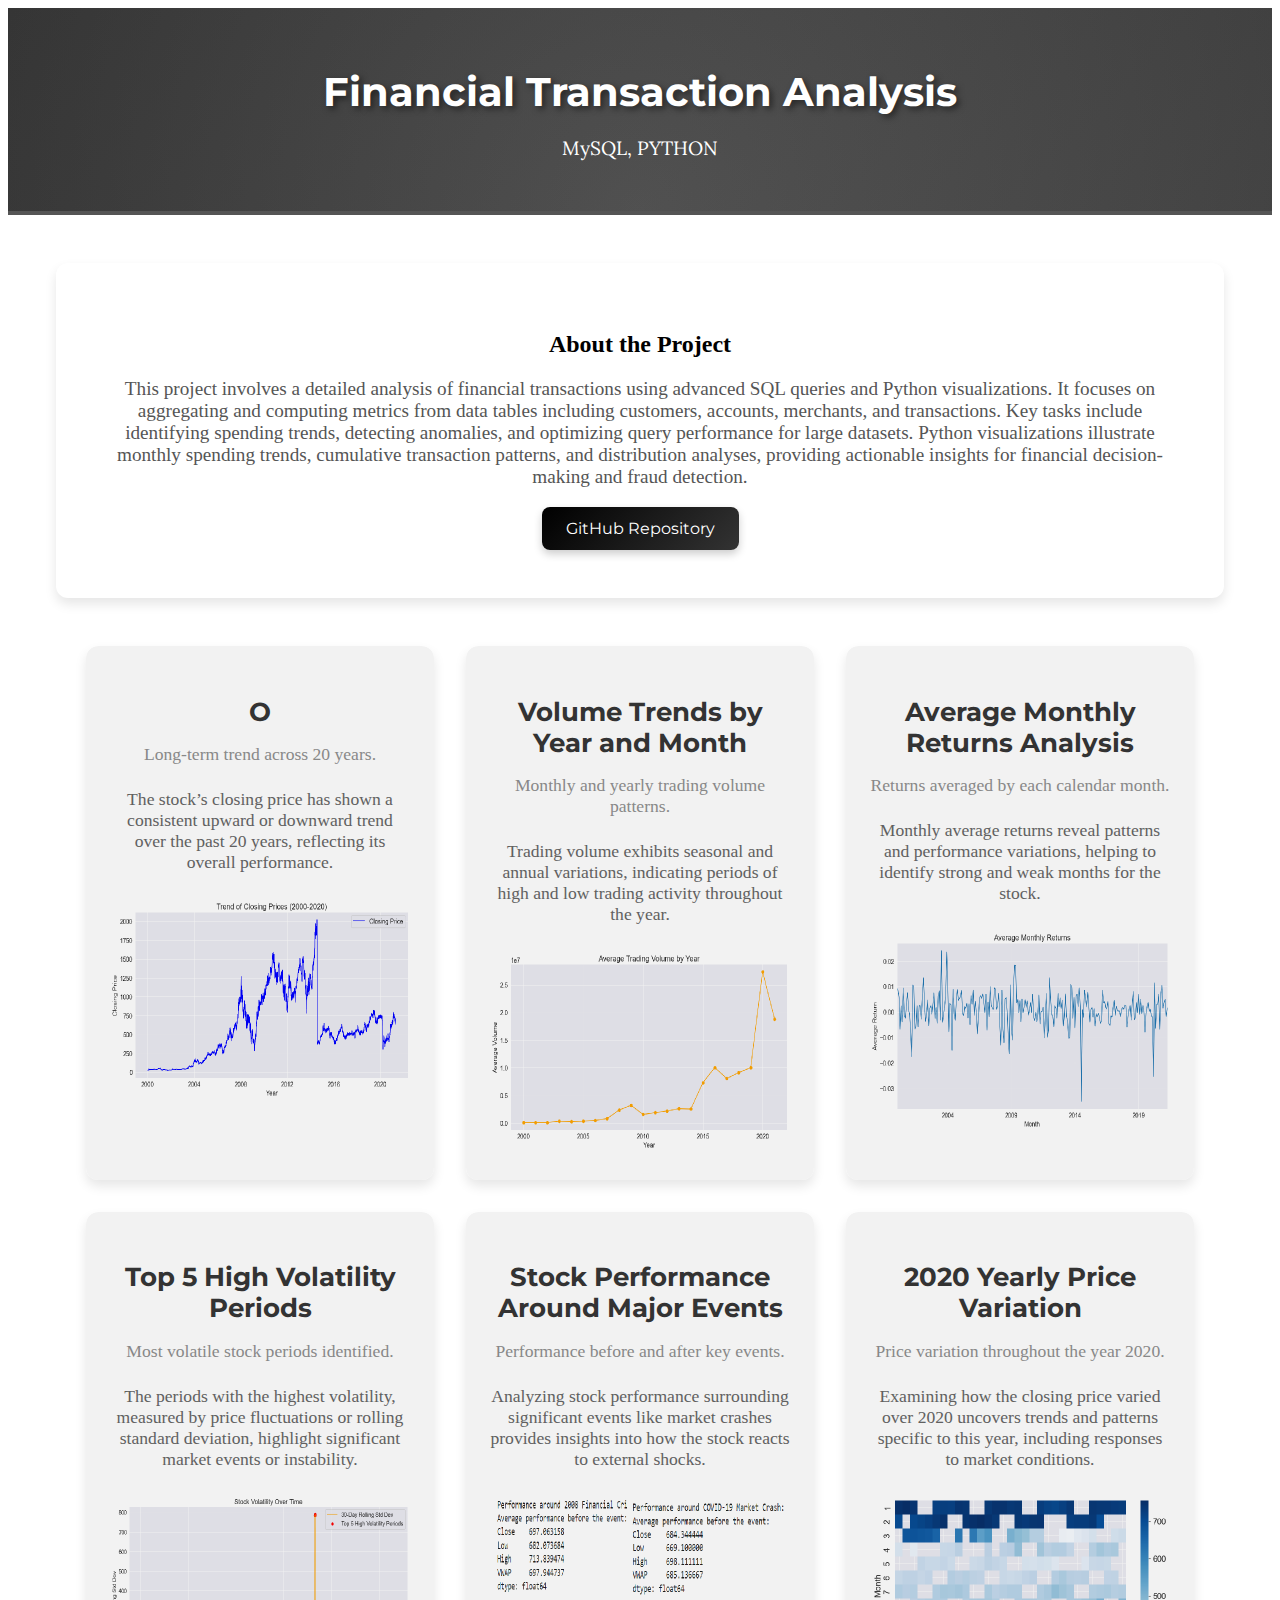
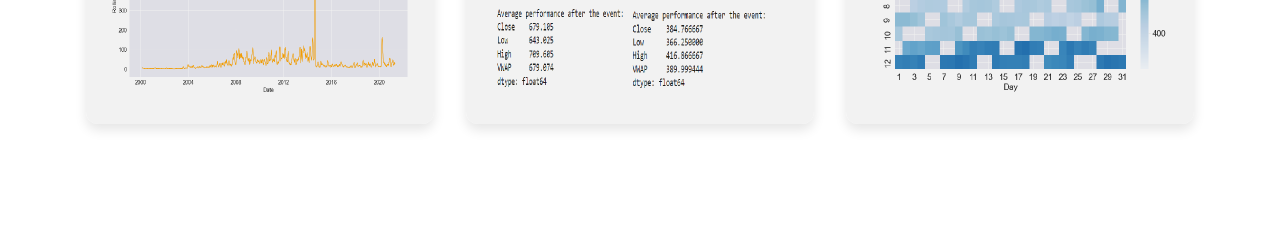
<file: project5_demo.html>
<!DOCTYPE html>
<html lang="en">
<head>
    <meta charset="UTF-8">
    <meta name="viewport" content="width=device-width, initial-scale=1.0">
    <title>Financial Transaction Analysis</title>
    <link rel="stylesheet" href="demo-styles.css">
</head>
<body>
    <header class="header">
        <h1>Financial Transaction Analysis</h1>
        <p class="header-intro">MySQL, PYTHON</p>
    </header>

    <main>
        <section id="about" class="about-section">
            <h2>About the Project</h2>
            <p>This project involves a detailed analysis of financial transactions using advanced SQL queries and Python visualizations. It focuses on aggregating and computing metrics from data tables including customers, accounts, merchants, and transactions. Key tasks include identifying spending trends, detecting anomalies, and optimizing query performance for large datasets. Python visualizations illustrate monthly spending trends, cumulative transaction patterns, and distribution analyses, providing actionable insights for financial decision-making and fraud detection.</p>
            <a href="https://github.com/rajusau/Financial-Transaction-Analysis.git" class="btn btn-primary" target="_blank">GitHub Repository</a>
        </section>

        <section id="insights" class="insights-container">
            <div class="insight">
                <div class="insight-header">
                    <h3>O</h3>
                    <p class="insight-subtitle">Long-term trend across 20 years.</p>
                </div>
                <p class="insight-description">The stock’s closing price has shown a consistent upward or downward trend over the past 20 years, reflecting its overall performance.</p>
                <img src="project4_insight1.png" alt="Insight 1 Image" class="insight-img">
            </div>
            <div class="insight">
                <div class="insight-header">
                    <h3>Volume Trends by Year and Month</h3>
                    <p class="insight-subtitle">Monthly and yearly trading volume patterns.</p>
                </div>
                <p class="insight-description">Trading volume exhibits seasonal and annual variations, indicating periods of high and low trading activity throughout the year.</p>
                <img src="project4_insight2.png" alt="Insight 2 Image" class="insight-img">
            </div>
            <div class="insight">
                <div class="insight-header">
                    <h3>Average Monthly Returns Analysis</h3>
                    <p class="insight-subtitle">Returns averaged by each calendar month.</p>
                </div>
                <p class="insight-description">Monthly average returns reveal patterns and performance variations, helping to identify strong and weak months for the stock.</p>
                <img src="project4_insight3.png" alt="Insight 3 Image" class="insight-img">
            </div>
            <div class="insight">
                <div class="insight-header">
                    <h3>Top 5 High Volatility Periods</h3>
                    <p class="insight-subtitle">Most volatile stock periods identified.</p>
                </div>
                <p class="insight-description">The periods with the highest volatility, measured by price fluctuations or rolling standard deviation, highlight significant market events or instability.</p>
                <img src="project4_insight4.png" alt="Insight 4 Image" class="insight-img">
            </div>
            <div class="insight">
                <div class="insight-header">
                    <h3>Stock Performance Around Major Events</h3>
                    <p class="insight-subtitle">Performance before and after key events.</p>
                </div>
                <p class="insight-description">Analyzing stock performance surrounding significant events like market crashes provides insights into how the stock reacts to external shocks.</p>
                <img src="project4_insight5.png" alt="Insight 5 Image" class="insight-img">
            </div>
            <div class="insight">
                <div class="insight-header">
                    <h3>2020 Yearly Price Variation</h3>
                    <p class="insight-subtitle">Price variation throughout the year 2020.</p>
                </div>
                <p class="insight-description"> Examining how the closing price varied over 2020 uncovers trends and patterns specific to this year, including responses to market conditions.
                </p>
                <img src="project4_insight6.png" alt="Insight 2 Image" class="insight-img">
            </div>
            <!-- Add more insights as needed -->
        </section>

        <!-- <section id="contact" class="contact-section">
            <h2>Contact & Suggestions</h2>
            <p>We value your feedback! If you have any suggestions or comments about the project, please let us know.</p>
            <form id="contact-form" method="POST" action="sendmail.php">
                <label for="name">Name:</label>
                <input type="text" id="name" name="name" required>
        
                <label for="email">Email:</label>
                <input type="email" id="email" name="email" required>
        
                <label for="suggestion">Suggestion:</label>
                <textarea id="suggestion" name="suggestion" rows="4" required></textarea>
        
                <button type="submit" class="btn btn-submit">Submit</button>
            </form>
        </section> -->
        
    </main>

    <!-- <footer class="footer">
        <p>&copy; 2024 Raju Sau | All Rights Reserved</p>
    </footer> -->

    <script src="demo-script.js"></script>
</body>
</html>
</file>
<file: style.css>
/* GENERAL */

@import url("https://fonts.googleapis.com/css2?family=Poppins:wght@300;400;500;600&display=swap");

* {
  margin: 0;
  padding: 0;
}

body {
  font-family: "Poppins", sans-serif;
}

html {
  scroll-behavior: smooth;
}

p {
  color: rgb(85, 85, 85);
}

/* TRANSITION */

a,
.btn {
  transition: all 300ms ease;
}

/* DESKTOP NAV */

nav,
.nav-links {
  display: flex;
}

nav {
  justify-content: space-around;
  align-items: center;
  height: 17vh;
}

.nav-links {
  gap: 2rem;
  list-style: none;
  font-size: 1.5rem;
}

a {
  color: black;
  text-decoration: none;
  text-decoration-color: white;
}

a:hover {
  color: grey;
  text-decoration: underline;
  text-underline-offset: 1rem;
  text-decoration-color: rgb(181, 181, 181);
}

.logo {
  font-size: 2rem;
}

.logo:hover {
  cursor: default;
}

/* HAMBURGER MENU */

#hamburger-nav {
  display: none;
}

.hamburger-menu {
  position: relative;
  display: inline-block;
}

.hamburger-icon {
  display: flex;
  flex-direction: column;
  justify-content: space-between;
  height: 24px;
  width: 30px;
  cursor: pointer;
}

.hamburger-icon span {
  width: 100%;
  height: 2px;
  background-color: black;
  transition: all 0.3 ease-in-out;
}

.menu-links {
  position: absolute;
  top: 100%;
  right: 0;
  background-color: white;
  width: fit-content;
  max-height: 0;
  overflow: hidden;
  transition: all 0.3 ease-in-out;
}

.menu-links a {
  display: block;
  padding: 10px;
  text-align: center;
  font-size: 1.5rem;
  color: black;
  text-decoration: none;
  transition: all 0.3 ease-in-out;
}

.menu-links li {
  list-style: none;
}

.menu-links.open {
  max-height: 300px;
}

.hamburger-icon.open span:first-child {
  transform: rotate(45deg) translate(10px, 5px);
}

.hamburger-icon.open span:nth-child(2) {
  opacity: 0;
}

.hamburger-icon.open span:last-child {
  transform: rotate(-45deg) translate(10px, -5px);
}

.hamburger-icon span:first-child {
  transform: none;
}

.hamburger-icon span:first-child {
  opacity: 1;
}

.hamburger-icon span:first-child {
  transform: none;
}

/* SECTIONS */

section {
  padding-top: 4vh;
  height: 96vh;
  margin: 0 10rem;
  box-sizing: border-box;
  min-height: fit-content;
}

.section-container {
  display: flex;
}

/* PROFILE SECTION */

#profile {
  display: flex;
  justify-content: center;
  gap: 5rem;
  height: 80vh;
}

.section__pic-container {
  display: flex;
  height: 400px;
  width: 400px;
  margin: auto 0;
}

.section__text {
  align-self: center;
  text-align: center;
}

.section__text p {
  font-weight: 600;
}

.section__text__p1 {
  text-align: center;
}

.section__text__p2 {
  font-size: 1.75rem;
  margin-bottom: 1rem;
}

.title {
  font-size: 3rem;
  text-align: center;
}

#socials-container {
  display: flex;
  justify-content: center;
  margin-top: 1rem;
  gap: 1rem;
}

/* ICONS */

.icon {
  cursor: pointer;
  height: 2rem;
}

/* BUTTONS */

.btn-container {
  display: flex;
  justify-content: center;
  gap: 1rem;
}

.btn {
  font-weight: 600;
  transition: all 300ms ease;
  padding: 1rem;
  width: 8rem;
  border-radius: 2rem;
}

.btn-color-1,
.btn-color-2 {
  border: rgb(53, 53, 53) 0.1rem solid;
}

.btn-color-1:hover,
.btn-color-2:hover {
  cursor: pointer;
}

.btn-color-1,
.btn-color-2:hover {
  background: rgb(53, 53, 53);
  color: white;
}

.btn-color-1:hover {
  background: rgb(0, 0, 0);
}

.btn-color-2 {
  background: none;
}

.btn-color-2:hover {
  border: rgb(255, 255, 255) 0.1rem solid;
}

.btn-container {
  gap: 1rem;
}

/* ABOUT SECTION */

#about {
  position: relative;
}

.about-containers {
  gap: 2rem;
  margin-bottom: 2rem;
  margin-top: 2rem;
}

.about-details-container {
  justify-content: center;
  flex-direction: column;
}

.about-containers,
.about-details-container {
  display: flex;
}

.about-pic {
  border-radius: 2rem;
}

.arrow {
  position: absolute;
  right: -5rem;
  bottom: 2.5rem;
}

.details-container {
  padding: 1.5rem;
  flex: 1;
  background: white;
  border-radius: 2rem;
  border: rgb(53, 53, 53) 0.1rem solid;
  border-color: rgb(163, 163, 163);
  text-align: center;
}

.section-container {
  gap: 4rem;
  height: 80%;
}

.section__pic-container {
  height: 400px;
  width: 400px;
  margin: auto 0;
}

/* Skill SECTION */

#skill {
  position: relative;
}

.skill-sub-title {
  color: rgb(85, 85, 85);
  font-weight: 600;
  font-size: 1.75rem;
  margin-bottom: 2rem;
}

.skill-details-container {
  display: flex;
  justify-content: center;
  flex-direction: column;
}

.article-container {
  display: flex;
  text-align: initial;
  flex-wrap: wrap;
  flex-direction: row;
  gap: 2.5rem;
  justify-content: space-around;
}

article {
  display: flex;
  width: 10rem;
  justify-content: space-around;
  gap: 0.5rem;
}

article .icon {
  cursor: default;
}

/* PROJECTS SECTION */

#projects {
  position: relative;
}

.color-container {
  border-color: rgb(163, 163, 163);
  background: rgb(250, 250, 250);
}

.project-img {
  border-radius: 2rem;
  width: 90%;
  height: 90%;
}

.project-title {
  margin: 1rem;
  color: black;
}

.project-btn {
  color: black;
  border-color: rgb(163, 163, 163);
}

/* CONTACT */

#contact {
  display: flex;
  justify-content: center;
  flex-direction: column;
  height: 70vh;
}

.contact-info-upper-container {
  display: flex;
  justify-content: center;
  border-radius: 2rem;
  border: rgb(53, 53, 53) 0.1rem solid;
  border-color: rgb(163, 163, 163);
  background: (250, 250, 250);
  margin: 2rem auto;
  padding: 0.5rem;
}

.contact-info-container {
  display: flex;
  align-items: center;
  justify-content: center;
  gap: 0.5rem;
  margin: 1rem;
}

.contact-info-container p {
  font-size: larger;
}

.contact-icon {
  cursor: default;
}

.email-icon {
  height: 2.5rem;
}

/* FOOTER SECTION */

footer {
  height: 26vh;
  margin: 0 1rem;
}

footer p {
  text-align: center;
}
</file>
<file: mediaqueries.css>
@media screen and (max-width: 1400px) {
    #profile {
      height: 83vh;
      margin-bottom: 6rem;
    }
    .about-containers {
      flex-wrap: wrap;
    }
    #contact,
    #projects {
      height: fit-content;
    }
  }
  
  @media screen and (max-width: 1200px) {
    #desktop-nav {
      display: none;
    }
    #hamburger-nav {
      display: flex;
    }
    #experience,
    .experience-details-container {
      margin-top: 2rem;
    }
    #profile,
    .section-container {
      display: block;
    }
    .arrow {
      display: none;
    }
    section,
    .section-container {
      height: fit-content;
    }
    section {
      margin: 0 5%;
    }
    .section__pic-container {
      width: 275px;
      height: 275px;
      margin: 0 auto 2rem;
    }
    .about-containers {
      margin-top: 0;
    }
  }
  
  @media screen and (max-width: 600px) {
    #contact,
    footer {
      height: 40vh;
    }
    #profile {
      height: 83vh;
      margin-bottom: 0;
    }
    article {
      font-size: 1rem;
    }
    footer nav {
      height: fit-content;
      margin-bottom: 2rem;
    }
    .about-containers,
    .contact-info-upper-container,
    .btn-container {
      flex-wrap: wrap;
    }
    .contact-info-container {
      margin: 0;
    }
    .contact-info-container p,
    .nav-links li a {
      font-size: 1rem;
    }
    .experience-sub-title {
      font-size: 1.25rem;
    }
    .logo {
      font-size: 1.5rem;
    }
    .nav-links {
      flex-direction: column;
      gap: 0.5rem;
      text-align: center;
    }
    .section__pic-container {
      width: auto;
      height: 46vw;
      justify-content: center;
    }
    .section__text__p2 {
      font-size: 1.25rem;
    }
    .title {
      font-size: 2rem;
    }
    .text-container {
      text-align: justify;
    }
  }
</file>
<file: demo-styles.css>
/* Import fonts */
@import url('https://fonts.googleapis.com/css2?family=Roboto:wght@700&family=Lora:wght@400&family=Montserrat:wght@500&display=swap');
/* raju sau */
/* Header styles */
.header {
  background: linear-gradient(135deg, #333, #444); /* Gradient background */
  color: #fff;
  padding: 2em 2em; /* Adjusted padding */
  text-align: center;
  border-bottom: 4px solid #555; /* Thicker, lighter border */
  position: relative;
  overflow: hidden;
}
/* raju sau */ 
/* raju sau */ 
/* raju sau */ 
.header::before {
  content: '';
  position: absolute;
  top: 0;
  left: 50%;
  width: 200%;
  height: 200%;
  background: radial-gradient(circle, rgba(255,255,255,0.1) 0%, rgba(0,0,0,0.3) 100%);
  z-index: 0;
  transform: translateX(-50%);
}

.header h1 {
  font-family: 'Montserrat', sans-serif;
  font-size: 2.5em; /* Adjusted font size */
  margin-bottom: 0.5em;
  text-shadow: 3px 3px 6px rgba(0, 0, 0, 0.5);
  z-index: 1;
  position: relative;
}

.header-intro {
  font-family: 'Lora', serif;
  font-size: 1.2em; /* Adjusted font size */
  z-index: 1;
  position: relative;
}

/* Main content styles */
main {
  padding: 3em;
  max-width: 1200px;
  margin: auto;
}

/* About section */
.about-section {
  background: #fff;
  padding: 3em;
  border-radius: 12px;
  box-shadow: 0 6px 12px rgba(0, 0, 0, 0.1);
  text-align: center;
  margin-bottom: 3em;
  transition: transform 0.3s ease, box-shadow 0.3s ease;
}

.about-section:hover {
  transform: translateY(-5px);
  box-shadow: 0 12px 24px rgba(0, 0, 0, 0.2);
}

.about-section p {
  font-size: 1.2em;
  color: #555;
}

/* Buttons */
.btn-primary {
  display: inline-block;
  padding: 0.75em 1.5em;
  background: linear-gradient(135deg, #000, #333);
  color: #fff;
  text-decoration: none;
  border-radius: 8px;
  font-size: 1em;
  font-family: 'Montserrat', sans-serif;
  transition: background 0.3s ease, transform 0.3s ease, box-shadow 0.3s ease;
  box-shadow: 0 4px 8px rgba(0, 0, 0, 0.2);
}

.btn-primary:hover {
  background: linear-gradient(135deg, #444, #666);
  transform: scale(1.05);
  box-shadow: 0 6px 12px rgba(0, 0, 0, 0.3);
}

/* Insights container */
.insights-container {
  display: flex;
  flex-wrap: wrap; /* Allows items to wrap to the next line if needed */
  gap: 2em; /* Gap between items */
  margin-bottom: 3em;
  justify-content: center; /* Center items horizontally */
}

/* Insight styles */
.insight {
  background: #fff;
  border-radius: 12px;
  padding: 1.5em;
  box-shadow: 0 6px 12px rgba(0, 0, 0, 0.1);
  text-align: center;
  position: relative;
  overflow: hidden;
  transition: transform 0.3s ease, box-shadow 0.3s ease;
  flex: 1 1 300px; /* Flex item will shrink or grow but won’t be smaller than 300px */
  max-width: 300px; /* Ensures that items do not grow beyond this width */
}

.insight:hover {
  transform: translateY(-5px);
  box-shadow: 0 12px 24px rgba(0, 0, 0, 0.2);
}

.insight::before {
  content: '';
  position: absolute;
  top: 0;
  left: 0;
  width: 100%;
  height: 100%;
  background: rgba(0,0,0,0.05);
  border-radius: 12px;
  z-index: 0;
}

.insight-header {
  margin-bottom: 1.5em;
  z-index: 1;
  position: relative;
}

.insight h3 {
  font-size: 1.6em;
  font-family: 'Montserrat', sans-serif;
  color: #333;
  margin-bottom: 0.5em;
}

.insight-subtitle {
  font-size: 1.1em;
  color: #888;
}

.insight-description {
  font-size: 1.1em;
  color: #666;
  margin-bottom: 1.5em;
}

.insight-img {
  width: 100%; /* Ensures images fill the container width */
  height: 200px; /* Fixed height for consistent image size */
  object-fit: cover; /* Ensures the image covers the container without distortion */
  border-radius: 8px; /* Rounded corners */
}

/* Responsive Styles */
@media (max-width: 768px) {
  .header h1 {
    font-size: 2.5em;
  }

  .header-intro {
    font-size: 1.2em;
  }

  .insight h3 {
    font-size: 1.4em;
  }

  .insight-description {
    font-size: 1em;
  }
}

@media (max-width: 480px) {
  .header h1 {
    font-size: 2em;
  }

  .header-intro {
    font-size: 1.1em;
  }

  .insight h3 {
    font-size: 1.2em;
  }

  .insight-description {
    font-size: 0.9em;
  }
}
</file>
<file: demo1style.css>
/* Reset some default styles */
* {
  margin: 0;
  padding: 0;
  box-sizing: border-box;
}

/* Body and main styles */
body {
  font-family: 'Roboto', sans-serif;
  line-height: 1.6;
  background: #f4f4f4;
  color: #333;
}

header {
  background: linear-gradient(135deg, #333, #444);
  color: #fff;
  padding: 2em;
  text-align: center;
  border-bottom: 4px solid #555;
  position: relative;
  overflow: hidden;
}

header::before {
  content: '';
  position: absolute;
  top: 0;
  left: 50%;
  width: 200%;
  height: 200%;
  background: radial-gradient(circle, rgba(255,255,255,0.1) 0%, rgba(0,0,0,0.3) 100%);
  z-index: 0;
  transform: translateX(-50%);
}

header h1 {
  font-family: 'Montserrat', sans-serif;
  font-size: 2.5em;
  margin-bottom: 0.5em;
  text-shadow: 3px 3px 6px rgba(0, 0, 0, 0.5);
  z-index: 1;
  position: relative;
}

.header-intro {
  font-family: 'Lora', serif;
  font-size: 1.2em;
  z-index: 1;
  position: relative;
}

main {
  padding: 3em;
  max-width: 1200px;
  margin: auto;
}

.about-section {
  background: #fff;
  padding: 3em;
  border-radius: 12px;
  box-shadow: 0 6px 12px rgba(0, 0, 0, 0.1);
  text-align: center;
  margin-bottom: 3em;
  transition: transform 0.3s ease, box-shadow 0.3s ease;
}

.about-section:hover {
  transform: translateY(-5px);
  box-shadow: 0 12px 24px rgba(0, 0, 0, 0.2);
}

.about-section p {
  font-size: 1.2em;
  color: #555;
}

.btn-primary {
  display: inline-block;
  padding: 0.75em 1.5em;
  background: linear-gradient(135deg, #000, #333);
  color: #fff;
  text-decoration: none;
  border-radius: 8px;
  font-size: 1em;
  font-family: 'Montserrat', sans-serif;
  transition: background 0.3s ease, transform 0.3s ease, box-shadow 0.3s ease;
  box-shadow: 0 4px 8px rgba(0, 0, 0, 0.2);
}

.btn-primary:hover {
  background: linear-gradient(135deg, #444, #666);
  transform: scale(1.05);
  box-shadow: 0 6px 12px rgba(0, 0, 0, 0.3);
}

.insights-container {
  display: flex;
  flex-wrap: wrap;
  gap: 2em;
  margin-bottom: 3em;
  justify-content: center;
}

.insight {
  background: #fff;
  border-radius: 12px;
  padding: 1.5em;
  box-shadow: 0 6px 12px rgba(0, 0, 0, 0.1);
  text-align: center;
  position: relative;
  overflow: hidden;
  max-width: calc(800px + 20px); /* Adjust width based on image width plus padding */
  width: calc(100% - 20px); /* Responsive adjustment */
  box-sizing: border-box; /* Ensure padding and border are included in the width */
}

.insight-header {
  margin-bottom: 1.5em;
}

.insight h3 {
  font-size: 1.6em;
  font-family: 'Montserrat', sans-serif;
  color: #333;
  margin-bottom: 0.5em;
}

.insight-subtitle {
  font-size: 1.1em;
  color: #888;
}

.insight-description {
  font-size: 1.1em;
  color: #666;
  margin-bottom: 1.5em;
}

.insight-img-wrapper {
  display: flex;
  justify-content: center;
  align-items: center;
  margin-top: 1em;
  height: auto;
  max-height: 500px;
  overflow: hidden;
}

.insight-img {
  max-width: 100%;
  max-height: 100%;
  object-fit: contain;
  border-radius: 8px;
}

/* Responsive styles */
@media (max-width: 768px) {
  .insights-container {
    flex-direction: column;
  }
  
  .insight {
    max-width: calc(100% - 20px);
  }
}

@media (max-width: 480px) {
  .header h1 {
    font-size: 2em;
  }
  
  .header-intro {
    font-size: 1em;
  }

  .about-section p {
    font-size: 1em;
  }
}
</file>
